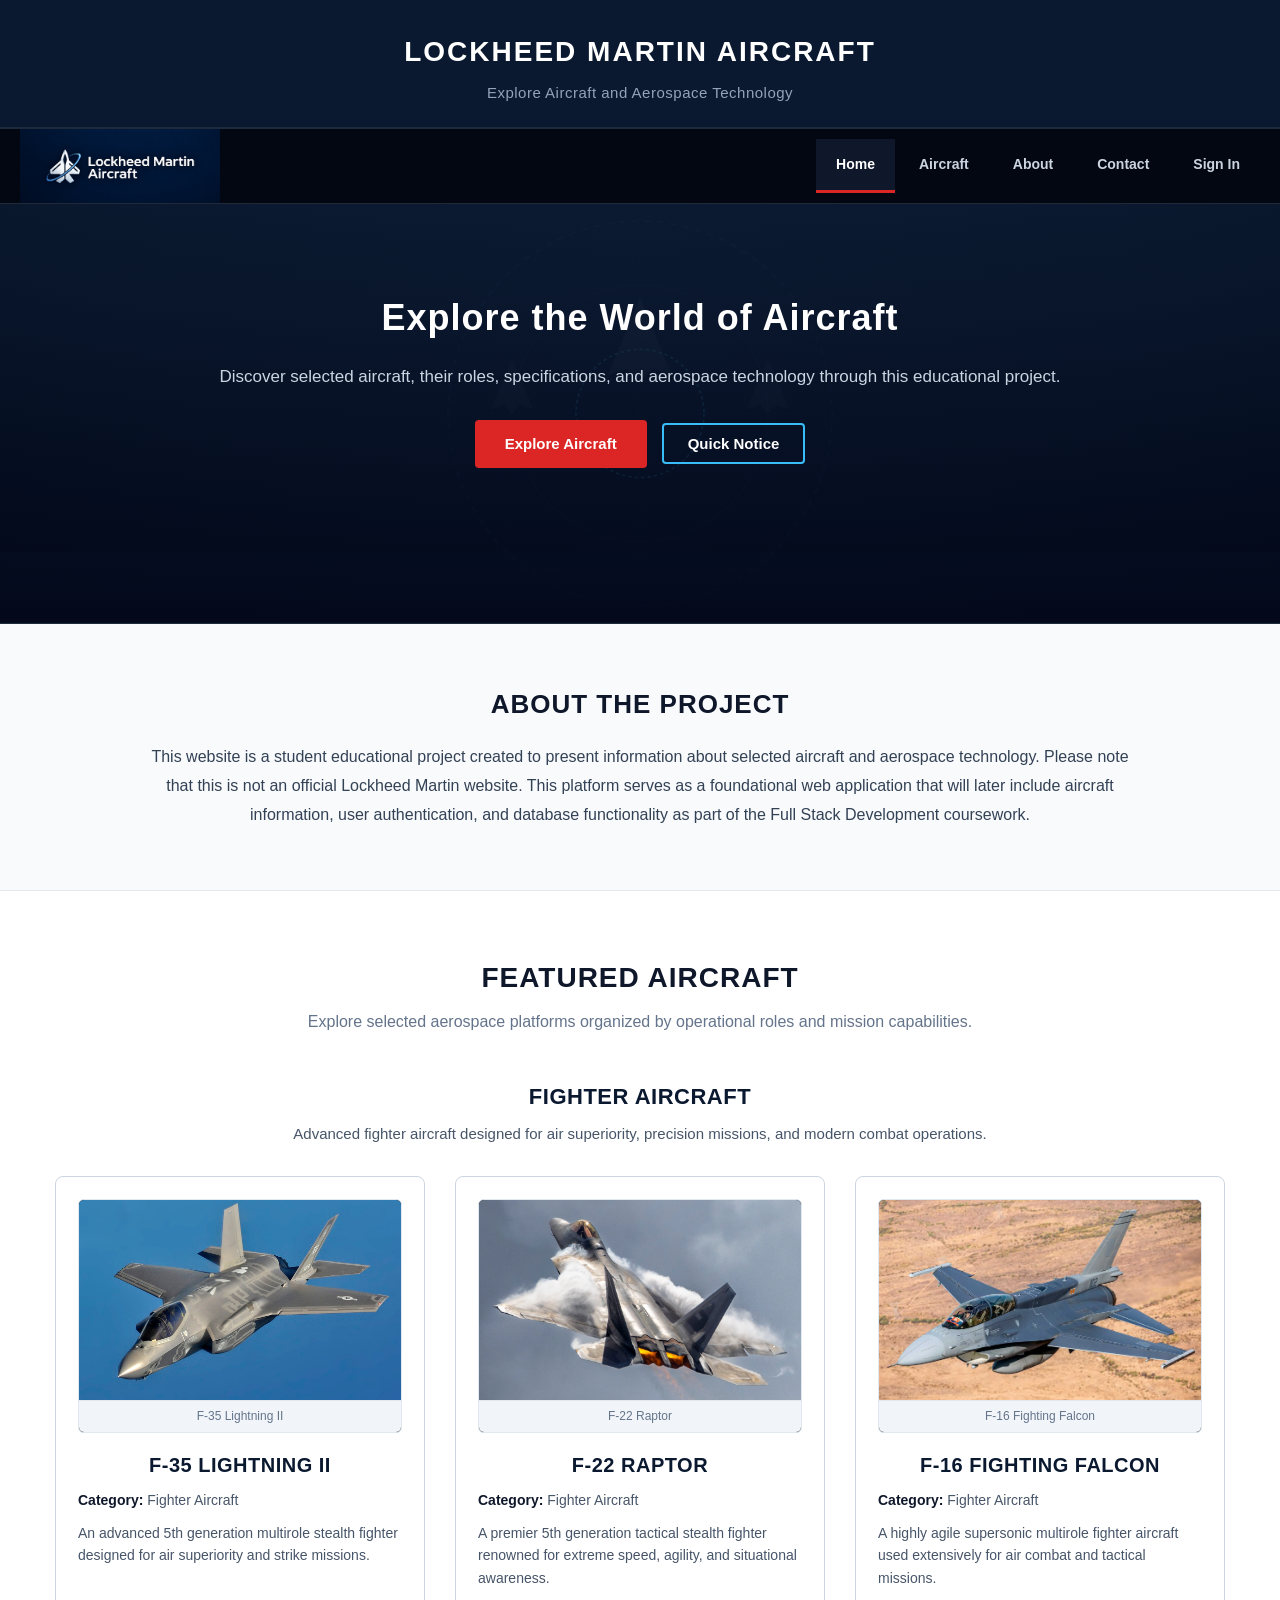
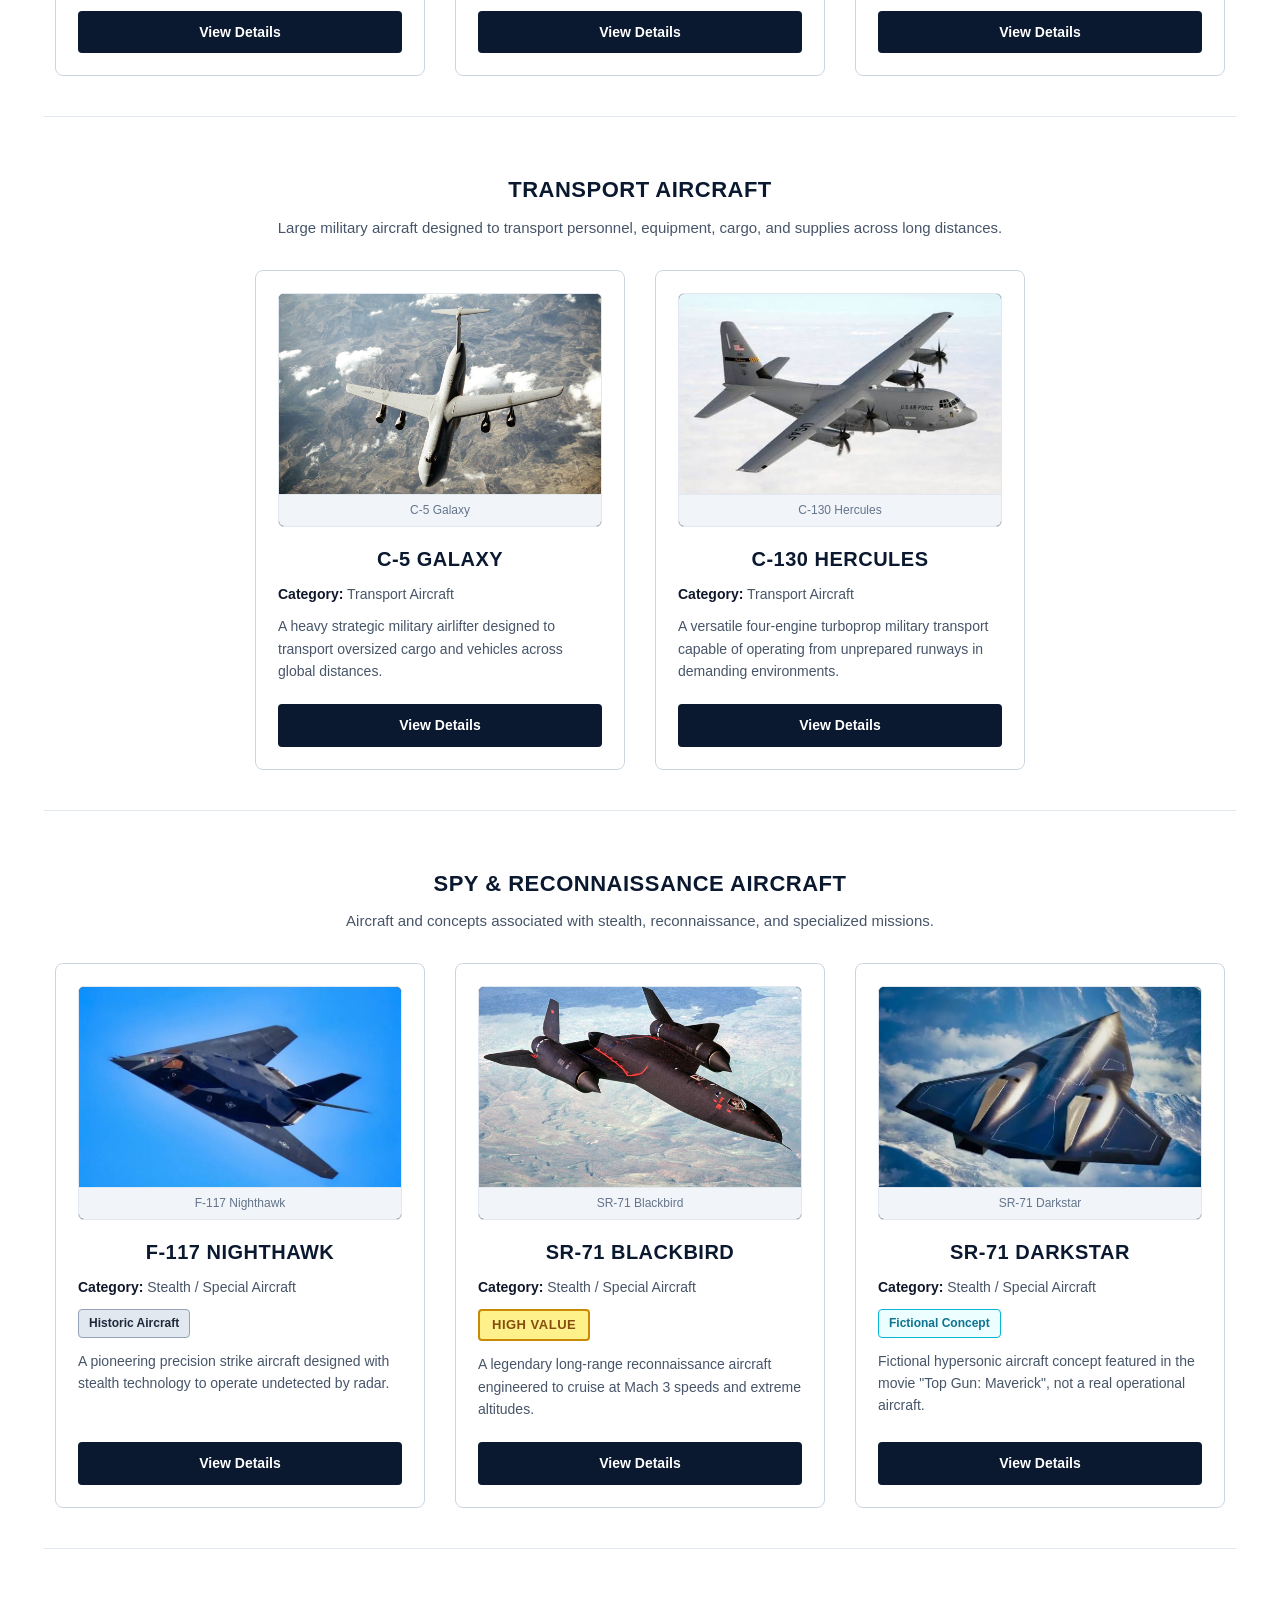
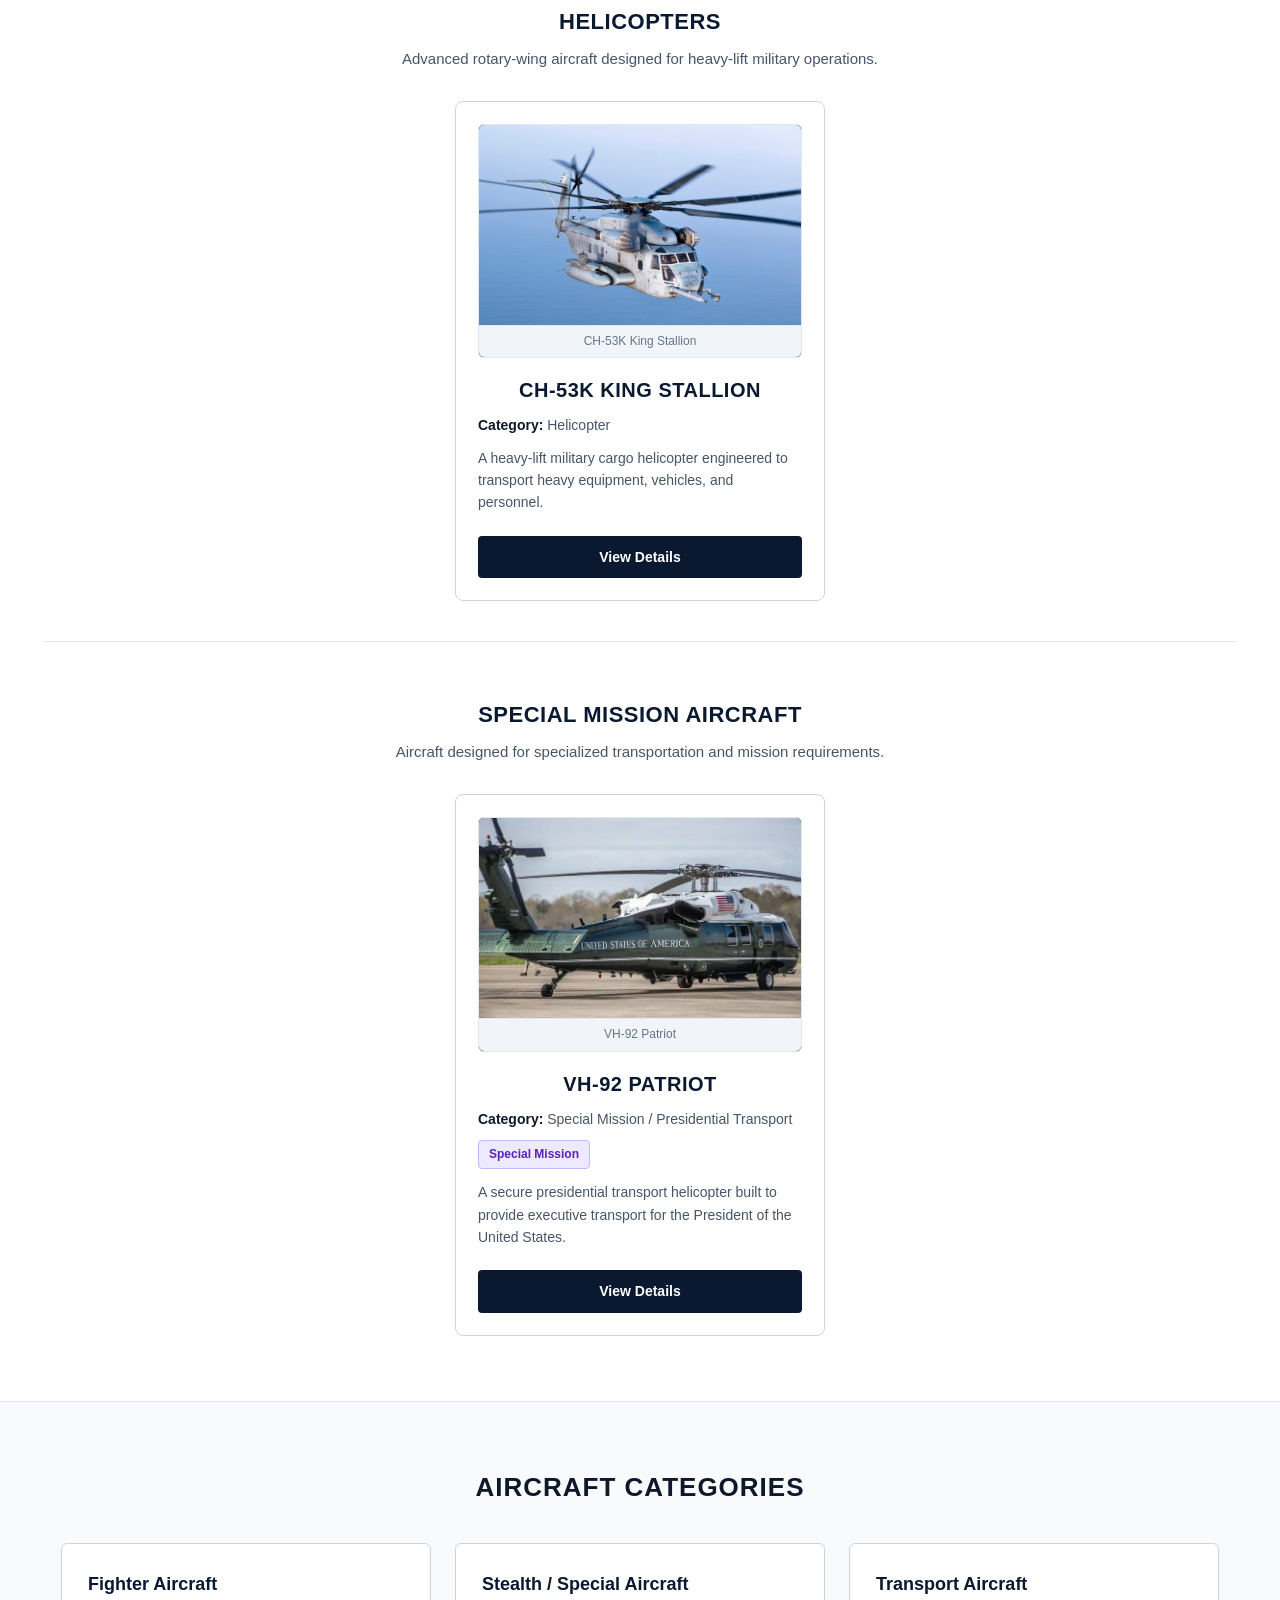
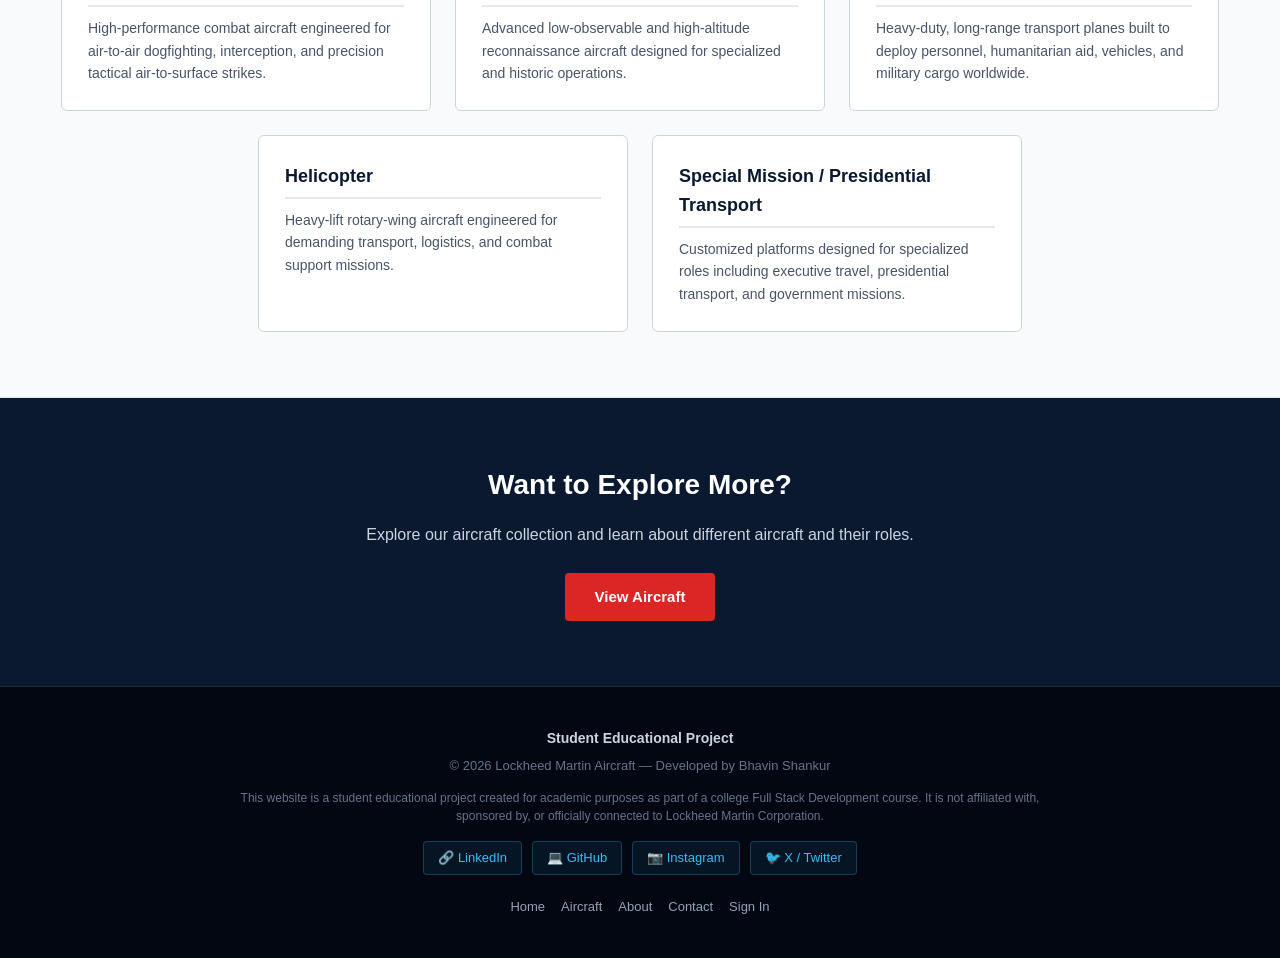
<file: index.html>
<!DOCTYPE html>
<html lang="en">
<head>
    <meta charset="UTF-8">
    <meta name="viewport" content="width=device-width, initial-scale=1.0">
    <title>Lockheed Martin Aircraft | Home</title>
    <meta name="description" content="Explore iconic Lockheed Martin aircraft, engineering innovations, specifications, and aerospace history in this educational student project.">
    <link rel="stylesheet" href="css/style.css">
    <link rel="icon" type="image/png" href="images/favicon.png">
    <link rel="apple-touch-icon" href="images/favicon.png">
</head>
<body>

    <!-- Header Section -->
    <header class="site-header">
        <div class="header-container">
            <h1>LOCKHEED MARTIN AIRCRAFT</h1>
            <p class="header-subtitle">Explore Aircraft and Aerospace Technology</p>
        </div>
    </header>

    <!-- Navigation Bar -->
    <nav class="navbar">
        <div class="navbar-container">
            <a href="index.html" class="site-logo">
                <img src="images/logo.png" alt="Lockheed Martin Aircraft Educational Website">
            </a>
            <ul class="nav-links">
                <li><a href="index.html" class="active">Home</a></li>
                <li><a href="aircraft.html">Aircraft</a></li>
                <li><a href="about.html">About</a></li>
                <li><a href="contact.html">Contact</a></li>
                <li><a href="signin.html">Sign In</a></li>
            </ul>
        </div>
    </nav>

    <!-- Main Content -->
    <main>

        <!-- Hero Section -->
        <section class="hero-section">
            <div class="hero-content">
                <h2>Explore the World of Aircraft</h2>
                <p>Discover selected aircraft, their roles, specifications, and aerospace technology through this educational project.</p>
                <div class="hero-actions">
                    <a href="aircraft.html" class="btn-hero">Explore Aircraft</a>
                    <button type="button" id="exploreNoticeBtn" class="btn-hero-secondary">Quick Notice</button>
                </div>
                <p id="homeNotice" class="home-notice-text"></p>
            </div>
        </section>

        <!-- About the Project Section -->
        <section class="about-section">
            <div class="section-container">
                <h2>About the Project</h2>
                <p>This website is a student educational project created to present information about selected aircraft and aerospace technology. Please note that this is not an official Lockheed Martin website. This platform serves as a foundational web application that will later include aircraft information, user authentication, and database functionality as part of the Full Stack Development coursework.</p>
            </div>
        </section>

        <!-- Featured Aircraft Section -->
        <section class="featured-aircraft" id="featured-aircraft">
            <div class="section-container">
                <h2>FEATURED AIRCRAFT</h2>
                <p class="section-subtitle">Explore selected aerospace platforms organized by operational roles and mission capabilities.</p>

                <!-- Section 1: Fighter Aircraft -->
                <section class="aircraft-category-block" id="fighter-aircraft">
                    <h3>FIGHTER AIRCRAFT</h3>
                    <p class="category-description">Advanced fighter aircraft designed for air superiority, precision missions, and modern combat operations.</p>
                    <div class="aircraft-grid">

                        <!-- Aircraft Card 1: F-35 Lightning II -->
                        <article class="aircraft-card">
                            <figure>
                                <img src="images/F-35 Lightning 2.jpg" alt="F-35 Lightning II stealth multirole fighter">
                                <figcaption>F-35 Lightning II</figcaption>
                            </figure>
                            <h3>F-35 Lightning II</h3>
                            <p class="aircraft-category"><strong>Category:</strong> Fighter Aircraft</p>
                            <p class="aircraft-desc">An advanced 5th generation multirole stealth fighter designed for air superiority and strike missions.</p>
                            <a href="aircraft-details.html?aircraft=f35" class="btn-card">View Details</a>
                        </article>

                        <!-- Aircraft Card 2: F-22 Raptor -->
                        <article class="aircraft-card">
                            <figure>
                                <img src="images/F22 Raptor.webp" alt="F-22 Raptor air superiority stealth fighter">
                                <figcaption>F-22 Raptor</figcaption>
                            </figure>
                            <h3>F-22 Raptor</h3>
                            <p class="aircraft-category"><strong>Category:</strong> Fighter Aircraft</p>
                            <p class="aircraft-desc">A premier 5th generation tactical stealth fighter renowned for extreme speed, agility, and situational awareness.</p>
                            <a href="aircraft-details.html?aircraft=f22" class="btn-card">View Details</a>
                        </article>

                        <!-- Aircraft Card 3: F-16 Fighting Falcon -->
                        <article class="aircraft-card">
                            <figure>
                                <img src="images/F 16 Fighting Falcon 2.webp" alt="F-16 Fighting Falcon supersonic multirole fighter">
                                <figcaption>F-16 Fighting Falcon</figcaption>
                            </figure>
                            <h3>F-16 Fighting Falcon</h3>
                            <p class="aircraft-category"><strong>Category:</strong> Fighter Aircraft</p>
                            <p class="aircraft-desc">A highly agile supersonic multirole fighter aircraft used extensively for air combat and tactical missions.</p>
                            <a href="aircraft-details.html?aircraft=f16" class="btn-card">View Details</a>
                        </article>

                    </div>
                </section>

                <!-- Section 2: Transport Aircraft -->
                <section class="aircraft-category-block" id="transport-aircraft">
                    <h3>TRANSPORT AIRCRAFT</h3>
                    <p class="category-description">Large military aircraft designed to transport personnel, equipment, cargo, and supplies across long distances.</p>
                    <div class="aircraft-grid">

                        <!-- Aircraft Card 4: C-5 Galaxy -->
                        <article class="aircraft-card">
                            <figure>
                                <img src="images/C5 Galaxy.jpg" alt="C-5 Galaxy heavy strategic military airlifter">
                                <figcaption>C-5 Galaxy</figcaption>
                            </figure>
                            <h3>C-5 Galaxy</h3>
                            <p class="aircraft-category"><strong>Category:</strong> Transport Aircraft</p>
                            <p class="aircraft-desc">A heavy strategic military airlifter designed to transport oversized cargo and vehicles across global distances.</p>
                            <a href="aircraft-details.html?aircraft=c5" class="btn-card">View Details</a>
                        </article>

                        <!-- Aircraft Card 5: C-130 Hercules -->
                        <article class="aircraft-card">
                            <figure>
                                <img src="images/C130 Hercules.jpeg" alt="C-130 Hercules tactical military transport aircraft">
                                <figcaption>C-130 Hercules</figcaption>
                            </figure>
                            <h3>C-130 Hercules</h3>
                            <p class="aircraft-category"><strong>Category:</strong> Transport Aircraft</p>
                            <p class="aircraft-desc">A versatile four-engine turboprop military transport capable of operating from unprepared runways in demanding environments.</p>
                            <a href="aircraft-details.html?aircraft=c130" class="btn-card">View Details</a>
                        </article>

                    </div>
                </section>

                <!-- Section 3: Spy & Reconnaissance Aircraft -->
                <section class="aircraft-category-block" id="spy-reconnaissance-aircraft">
                    <h3>SPY &amp; RECONNAISSANCE AIRCRAFT</h3>
                    <p class="category-description">Aircraft and concepts associated with stealth, reconnaissance, and specialized missions.</p>
                    <div class="aircraft-grid">

                        <!-- Aircraft Card 6: F-117 Nighthawk -->
                        <article class="aircraft-card">
                            <figure>
                                <img src="images/F117 Nighthawk.jpeg" alt="F-117 Nighthawk precision attack stealth aircraft">
                                <figcaption>F-117 Nighthawk</figcaption>
                            </figure>
                            <h3>F-117 Nighthawk</h3>
                            <p class="aircraft-category"><strong>Category:</strong> Stealth / Special Aircraft</p>
                            <p class="special-label label-historic">Historic Aircraft</p>
                            <p class="aircraft-desc">A pioneering precision strike aircraft designed with stealth technology to operate undetected by radar.</p>
                            <a href="aircraft-details.html?aircraft=f117" class="btn-card">View Details</a>
                        </article>

                        <!-- Aircraft Card 7: SR-71 Blackbird -->
                        <article class="aircraft-card">
                            <figure>
                                <img src="images/SR 71 BlackBird.avif" alt="SR-71 Blackbird high-altitude Mach 3 reconnaissance aircraft">
                                <figcaption>SR-71 Blackbird</figcaption>
                            </figure>
                            <h3>SR-71 Blackbird</h3>
                            <p class="aircraft-category"><strong>Category:</strong> Stealth / Special Aircraft</p>
                            <p class="special-label label-high-value">High Value</p>
                            <p class="aircraft-desc">A legendary long-range reconnaissance aircraft engineered to cruise at Mach 3 speeds and extreme altitudes.</p>
                            <a href="aircraft-details.html?aircraft=sr71" class="btn-card">View Details</a>
                        </article>

                        <!-- Aircraft Card 8: SR-71 Darkstar -->
                        <article class="aircraft-card">
                            <figure>
                                <img src="images/SR 72 Darkstar.jpeg" alt="SR-71 Darkstar fictional hypersonic concept aircraft">
                                <figcaption>SR-71 Darkstar</figcaption>
                            </figure>
                            <h3>SR-71 Darkstar</h3>
                            <p class="aircraft-category"><strong>Category:</strong> Stealth / Special Aircraft</p>
                            <p class="special-label label-fictional">Fictional Concept</p>
                            <p class="aircraft-desc">Fictional hypersonic aircraft concept featured in the movie "Top Gun: Maverick", not a real operational aircraft.</p>
                            <a href="aircraft-details.html?aircraft=darkstar" class="btn-card">View Details</a>
                        </article>

                    </div>
                </section>

                <!-- Section 4: Helicopters -->
                <section class="aircraft-category-block" id="helicopters">
                    <h3>HELICOPTERS</h3>
                    <p class="category-description">Advanced rotary-wing aircraft designed for heavy-lift military operations.</p>
                    <div class="aircraft-grid">

                        <!-- Aircraft Card 9: CH-53K King Stallion -->
                        <article class="aircraft-card">
                            <figure>
                                <img src="images/CH 53K.jpg" alt="CH-53K King Stallion heavy-lift transport helicopter">
                                <figcaption>CH-53K King Stallion</figcaption>
                            </figure>
                            <h3>CH-53K King Stallion</h3>
                            <p class="aircraft-category"><strong>Category:</strong> Helicopter</p>
                            <p class="aircraft-desc">A heavy-lift military cargo helicopter engineered to transport heavy equipment, vehicles, and personnel.</p>
                            <a href="aircraft-details.html?aircraft=ch53k" class="btn-card">View Details</a>
                        </article>

                    </div>
                </section>

                <!-- Section 5: Special Mission Aircraft -->
                <section class="aircraft-category-block" id="special-mission-aircraft">
                    <h3>SPECIAL MISSION AIRCRAFT</h3>
                    <p class="category-description">Aircraft designed for specialized transportation and mission requirements.</p>
                    <div class="aircraft-grid">

                        <!-- Aircraft Card 10: VH-92 Patriot -->
                        <article class="aircraft-card">
                            <figure>
                                <img src="images/VH 92.jpeg" alt="VH-92 Patriot presidential transport executive helicopter">
                                <figcaption>VH-92 Patriot</figcaption>
                            </figure>
                            <h3>VH-92 Patriot</h3>
                            <p class="aircraft-category"><strong>Category:</strong> Special Mission / Presidential Transport</p>
                            <p class="special-label label-special-mission">Special Mission</p>
                            <p class="aircraft-desc">A secure presidential transport helicopter built to provide executive transport for the President of the United States.</p>
                            <a href="aircraft-details.html?aircraft=vh92" class="btn-card">View Details</a>
                        </article>

                    </div>
                </section>

            </div>
        </section>

        <!-- Aircraft Categories Section -->
        <section class="categories-section">
            <div class="section-container">
                <h2>Aircraft Categories</h2>
                <ul class="category-list">
                    <li class="category-item">
                        <h3>Fighter Aircraft</h3>
                        <p>High-performance combat aircraft engineered for air-to-air dogfighting, interception, and precision tactical air-to-surface strikes.</p>
                    </li>
                    <li class="category-item">
                        <h3>Stealth / Special Aircraft</h3>
                        <p>Advanced low-observable and high-altitude reconnaissance aircraft designed for specialized and historic operations.</p>
                    </li>
                    <li class="category-item">
                        <h3>Transport Aircraft</h3>
                        <p>Heavy-duty, long-range transport planes built to deploy personnel, humanitarian aid, vehicles, and military cargo worldwide.</p>
                    </li>
                    <li class="category-item">
                        <h3>Helicopter</h3>
                        <p>Heavy-lift rotary-wing aircraft engineered for demanding transport, logistics, and combat support missions.</p>
                    </li>
                    <li class="category-item">
                        <h3>Special Mission / Presidential Transport</h3>
                        <p>Customized platforms designed for specialized roles including executive travel, presidential transport, and government missions.</p>
                    </li>
                </ul>
            </div>
        </section>

        <!-- Call to Action Section -->
        <section class="cta-section">
            <div class="cta-content">
                <h2>Want to Explore More?</h2>
                <p>Explore our aircraft collection and learn about different aircraft and their roles.</p>
                <a href="aircraft.html" class="btn-cta">View Aircraft</a>
            </div>
        </section>

    </main>

    <!-- Footer Section -->
    <footer class="site-footer">
        <div class="footer-container">
            <p class="footer-note">Student Educational Project</p>
            <p class="footer-copy">&copy; 2026 Lockheed Martin Aircraft &mdash; Developed by Bhavin Shankur</p>
            <p class="footer-disclaimer">This website is a student educational project created for academic purposes as part of a college Full Stack Development course. It is not affiliated with, sponsored by, or officially connected to Lockheed Martin Corporation.</p>
            <div class="footer-social-links">
                <a href="https://www.linkedin.com/in/bhavin-shankur-8421a0371" target="_blank" rel="noopener noreferrer">&#x1F517; LinkedIn</a>
                <a href="https://github.com/exobhavinss-sketch" target="_blank" rel="noopener noreferrer">&#x1F4BB; GitHub</a>
                <a href="https://www.instagram.com/bhavinnh/" target="_blank" rel="noopener noreferrer">&#x1F4F7; Instagram</a>
                <a href="https://x.com/BhavinShankur" target="_blank" rel="noopener noreferrer">&#x1F426; X / Twitter</a>
            </div>
            <nav class="footer-nav">
                <a href="index.html">Home</a>
                <a href="aircraft.html">Aircraft</a>
                <a href="about.html">About</a>
                <a href="contact.html">Contact</a>
                <a href="signin.html">Sign In</a>
            </nav>
        </div>
    </footer>

    <!-- JavaScript File -->
    <script src="js/script.js"></script>

</body>
</html>
</file>
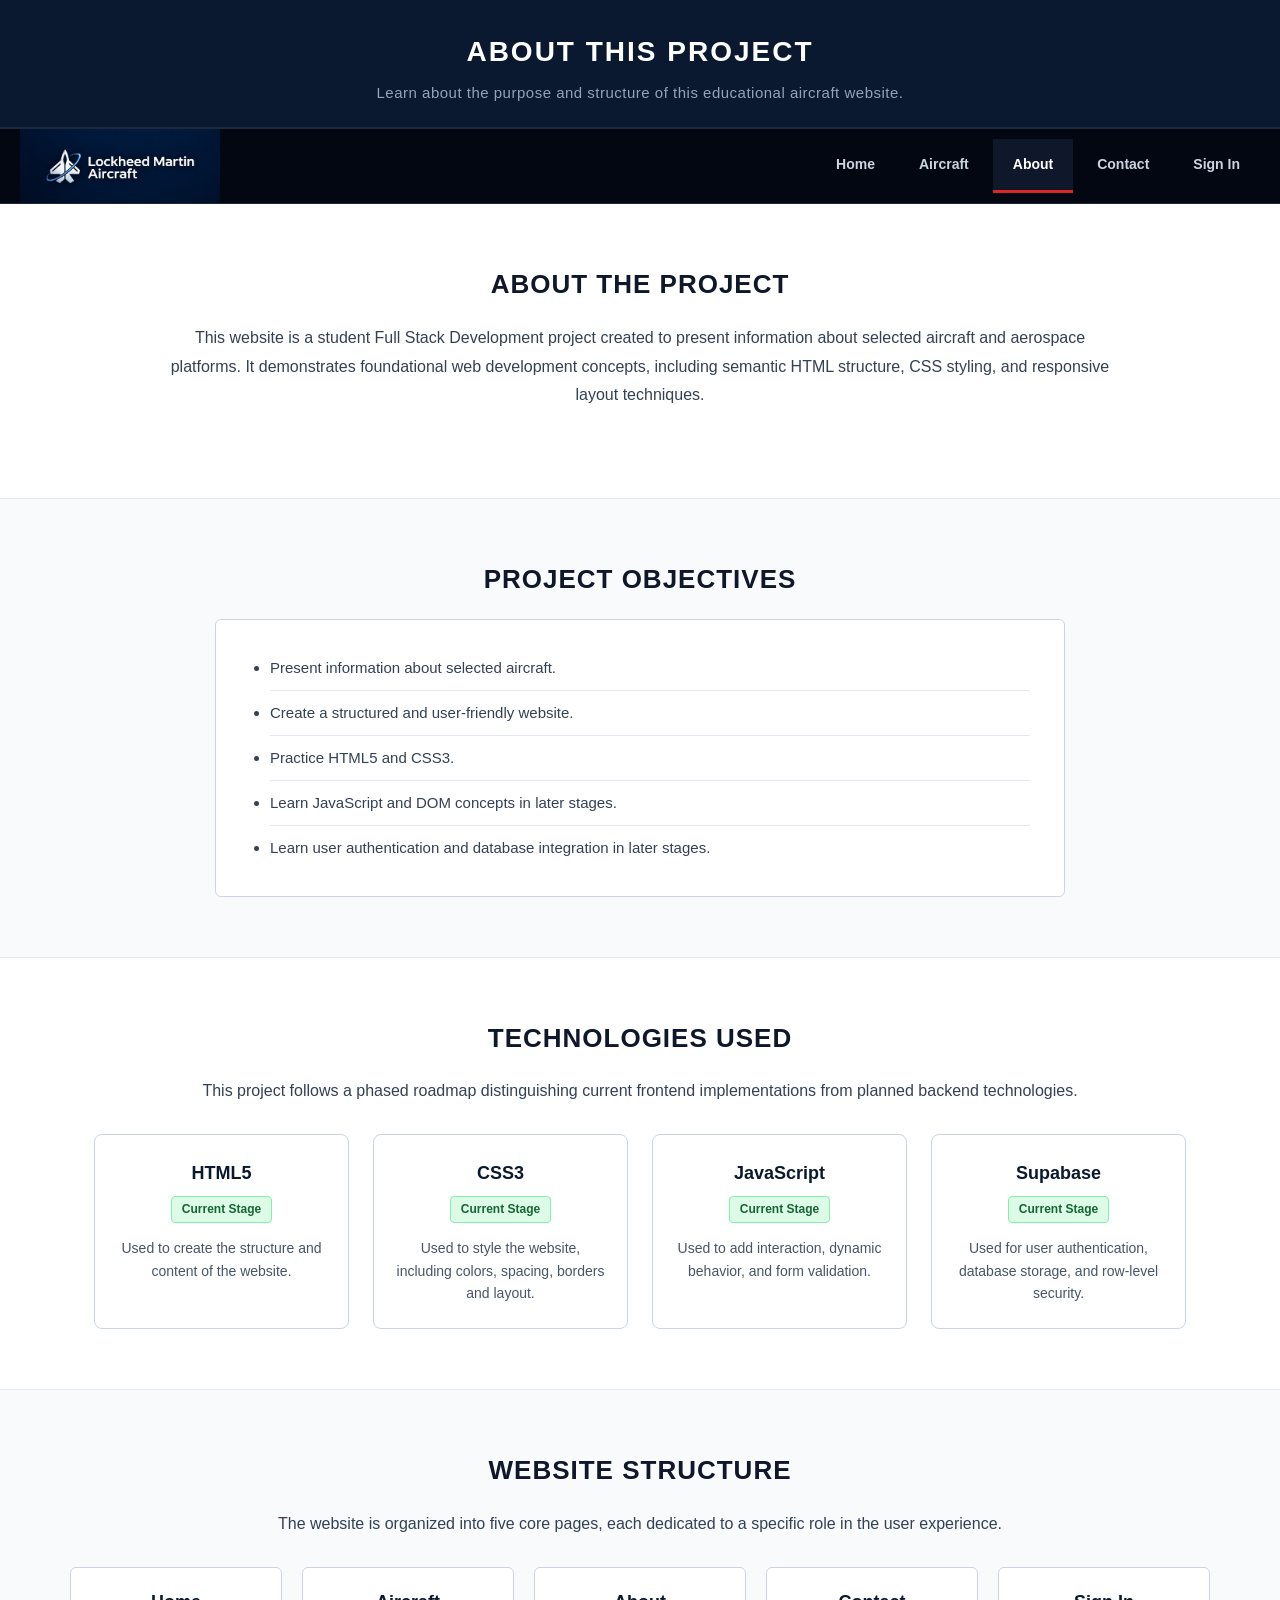
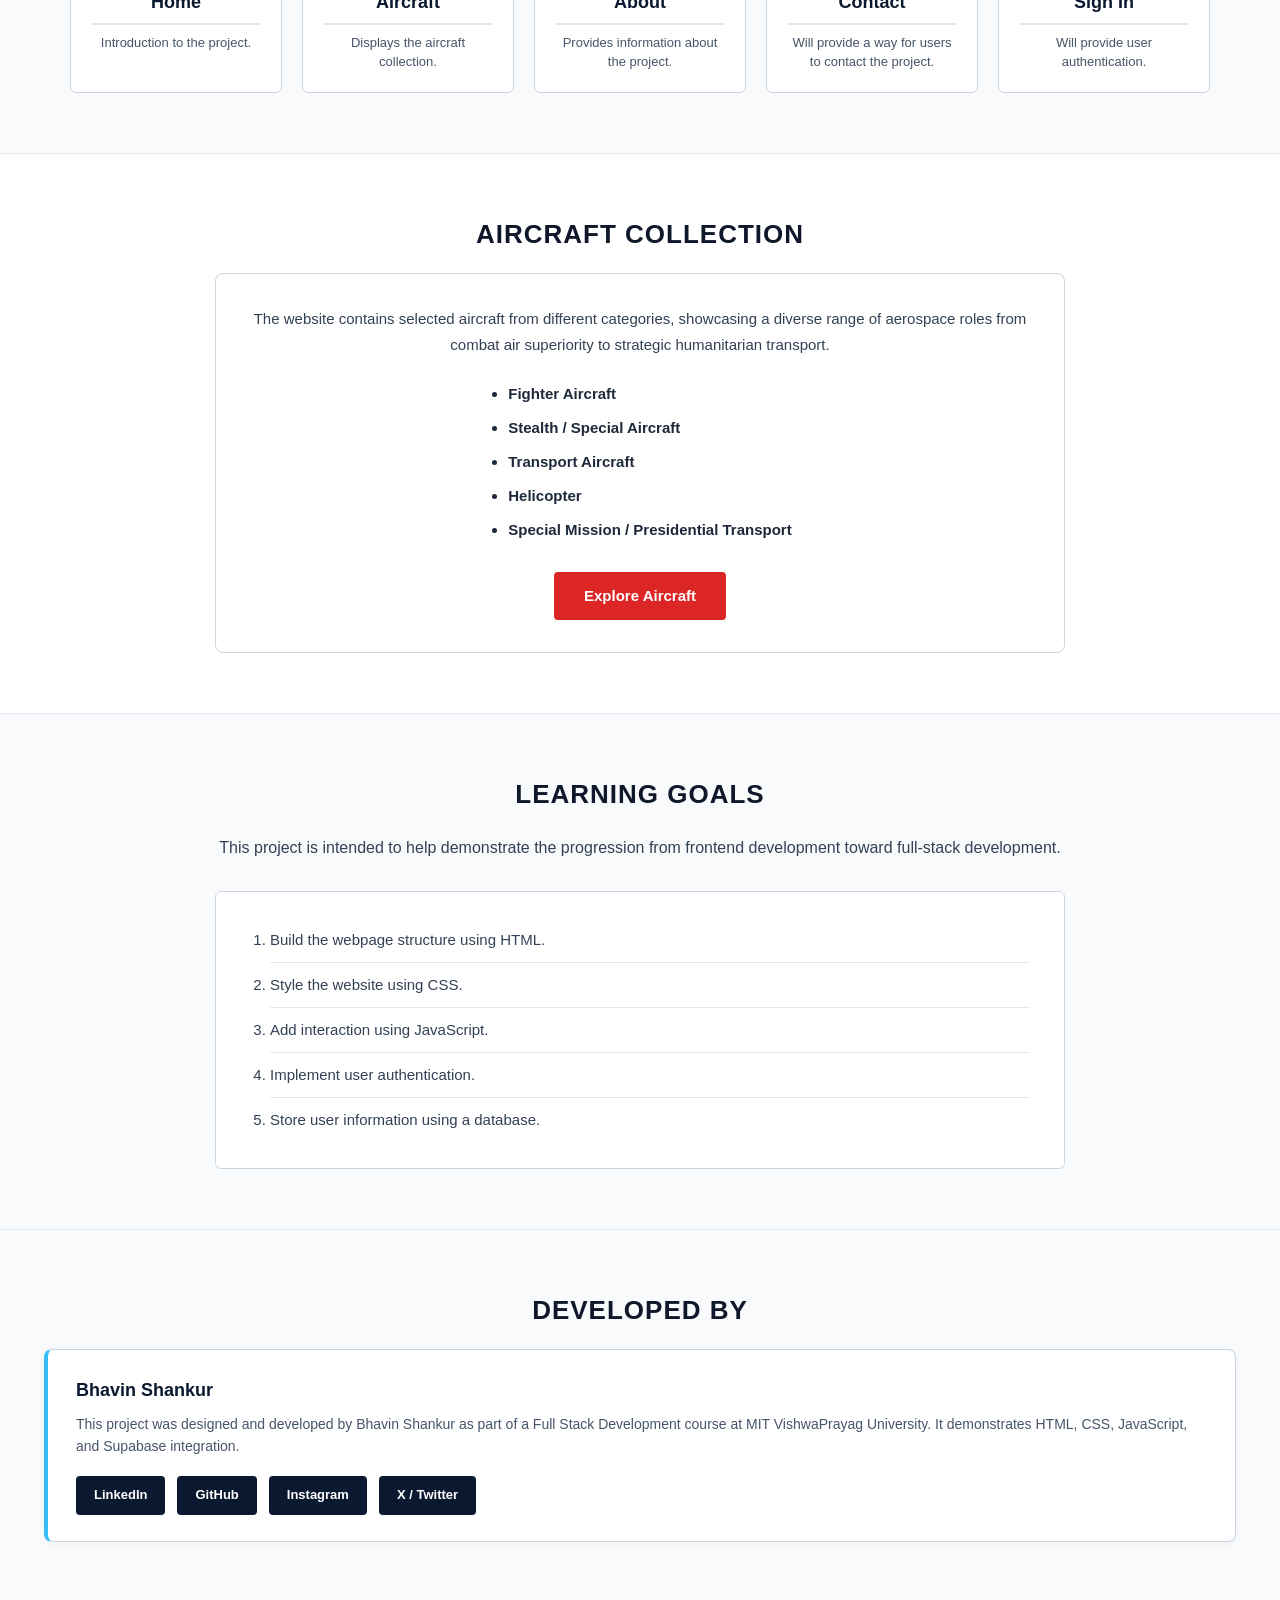
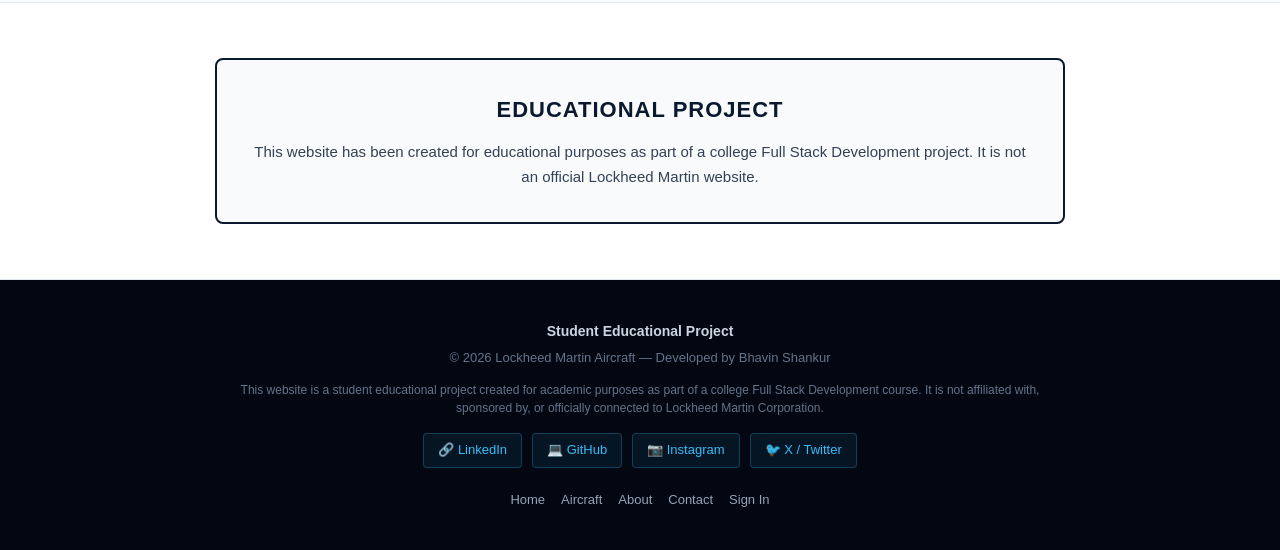
<file: about.html>
<!DOCTYPE html>
<html lang="en">
<head>
    <meta charset="UTF-8">
    <meta name="viewport" content="width=device-width, initial-scale=1.0">
    <title>About the Project | Lockheed Martin Aircraft</title>
    <meta name="description" content="Learn about the educational objectives, curriculum, and technology stack behind this Lockheed Martin student project.">
    <link rel="stylesheet" href="css/style.css">
    <link rel="icon" type="image/png" href="images/favicon.png">
    <link rel="apple-touch-icon" href="images/favicon.png">
</head>
<body>

    <!-- Header Section -->
    <header class="site-header">
        <div class="header-container">
            <h1>About This Project</h1>
            <p class="header-subtitle">Learn about the purpose and structure of this educational aircraft website.</p>
        </div>
    </header>

    <!-- Navigation Bar -->
    <nav class="navbar">
        <div class="navbar-container">
            <a href="index.html" class="site-logo">
                <img src="images/logo.png" alt="Lockheed Martin Aircraft Educational Website">
            </a>
            <ul class="nav-links">
                <li><a href="index.html">Home</a></li>
                <li><a href="aircraft.html">Aircraft</a></li>
                <li><a href="about.html" class="active">About</a></li>
                <li><a href="contact.html">Contact</a></li>
                <li><a href="signin.html">Sign In</a></li>
            </ul>
        </div>
    </nav>

    <!-- Main Content -->
    <main>

        <!-- Section 1: About the Project -->
        <section class="about-page-section" id="about-project">
            <div class="section-container">
                <h2>About the Project</h2>
                <p class="about-page-intro">This website is a student Full Stack Development project created to present information about selected aircraft and aerospace platforms. It demonstrates foundational web development concepts, including semantic HTML structure, CSS styling, and responsive layout techniques.</p>
            </div>
        </section>

        <!-- Section 2: Project Objectives -->
        <section class="about-page-section bg-alt" id="project-objectives">
            <div class="section-container">
                <h2>Project Objectives</h2>
                <ul class="styled-list-container">
                    <li>Present information about selected aircraft.</li>
                    <li>Create a structured and user-friendly website.</li>
                    <li>Practice HTML5 and CSS3.</li>
                    <li>Learn JavaScript and DOM concepts in later stages.</li>
                    <li>Learn user authentication and database integration in later stages.</li>
                </ul>
            </div>
        </section>

        <!-- Section 3: Technologies Used -->
        <section class="about-page-section" id="technologies-used">
            <div class="section-container">
                <h2>Technologies Used</h2>
                <p class="about-page-intro">This project follows a phased roadmap distinguishing current frontend implementations from planned backend technologies.</p>
                <div class="tech-grid">
                    <article class="tech-card">
                        <h3>HTML5</h3>
                        <span class="status-badge status-current">Current Stage</span>
                        <p>Used to create the structure and content of the website.</p>
                    </article>
                    <article class="tech-card">
                        <h3>CSS3</h3>
                        <span class="status-badge status-current">Current Stage</span>
                        <p>Used to style the website, including colors, spacing, borders and layout.</p>
                    </article>
                    <article class="tech-card">
                        <h3>JavaScript</h3>
                        <span class="status-badge status-current">Current Stage</span>
                        <p>Used to add interaction, dynamic behavior, and form validation.</p>
                    </article>
                    <article class="tech-card">
                        <h3>Supabase</h3>
                        <span class="status-badge status-current">Current Stage</span>
                        <p>Used for user authentication, database storage, and row-level security.</p>
                    </article>
                </div>
            </div>
        </section>

        <!-- Section 4: Website Structure -->
        <section class="about-page-section bg-alt" id="website-structure">
            <div class="section-container">
                <h2>Website Structure</h2>
                <p class="about-page-intro">The website is organized into five core pages, each dedicated to a specific role in the user experience.</p>
                <ul class="structure-grid">
                    <li class="structure-card">
                        <h3>Home</h3>
                        <p>Introduction to the project.</p>
                    </li>
                    <li class="structure-card">
                        <h3>Aircraft</h3>
                        <p>Displays the aircraft collection.</p>
                    </li>
                    <li class="structure-card">
                        <h3>About</h3>
                        <p>Provides information about the project.</p>
                    </li>
                    <li class="structure-card">
                        <h3>Contact</h3>
                        <p>Will provide a way for users to contact the project.</p>
                    </li>
                    <li class="structure-card">
                        <h3>Sign In</h3>
                        <p>Will provide user authentication.</p>
                    </li>
                </ul>
            </div>
        </section>

        <!-- Section 5: Aircraft Collection -->
        <section class="about-page-section" id="aircraft-collection">
            <div class="section-container">
                <h2>Aircraft Collection</h2>
                <div class="collection-summary-card">
                    <p>The website contains selected aircraft from different categories, showcasing a diverse range of aerospace roles from combat air superiority to strategic humanitarian transport.</p>
                    <ul class="collection-category-list">
                        <li>Fighter Aircraft</li>
                        <li>Stealth / Special Aircraft</li>
                        <li>Transport Aircraft</li>
                        <li>Helicopter</li>
                        <li>Special Mission / Presidential Transport</li>
                    </ul>
                    <div>
                        <a href="aircraft.html" class="btn-hero">Explore Aircraft</a>
                    </div>
                </div>
            </div>
        </section>

        <!-- Section 6: Learning Goals -->
        <section class="about-page-section bg-alt" id="learning-goals">
            <div class="section-container">
                <h2>Learning Goals</h2>
                <p class="about-page-intro">This project is intended to help demonstrate the progression from frontend development toward full-stack development.</p>
                <ol class="styled-list-container">
                    <li>Build the webpage structure using HTML.</li>
                    <li>Style the website using CSS.</li>
                    <li>Add interaction using JavaScript.</li>
                    <li>Implement user authentication.</li>
                    <li>Store user information using a database.</li>
                </ol>
            </div>
        </section>

        <!-- Section 7: Developer Credit -->
        <section class="about-page-section bg-alt" id="developer-credit">
            <div class="section-container">
                <h2>Developed By</h2>
                <div class="developer-credit-card">
                    <p class="developer-intro"><strong>Bhavin Shankur</strong></p>
                    <p class="developer-desc">This project was designed and developed by Bhavin Shankur as part of a Full Stack Development course at MIT VishwaPrayag University. It demonstrates HTML, CSS, JavaScript, and Supabase integration.</p>
                    <div class="developer-links">
                        <a href="https://www.linkedin.com/in/bhavin-shankur-8421a0371" target="_blank" rel="noopener noreferrer" class="btn-card">LinkedIn</a>
                        <a href="https://github.com/exobhavinss-sketch" target="_blank" rel="noopener noreferrer" class="btn-card">GitHub</a>
                        <a href="https://www.instagram.com/bhavinnh/" target="_blank" rel="noopener noreferrer" class="btn-card">Instagram</a>
                        <a href="https://x.com/BhavinShankur" target="_blank" rel="noopener noreferrer" class="btn-card">X / Twitter</a>
                    </div>
                </div>
            </div>
        </section>

        <!-- Section 8: Educational Notice -->
        <section class="educational-notice-section" id="educational-notice">
            <div class="section-container">
                <div class="notice-box">
                    <h2>Educational Project</h2>
                    <p>This website has been created for educational purposes as part of a college Full Stack Development project. It is not an official Lockheed Martin website.</p>
                </div>
            </div>
        </section>

    </main>

    <!-- Footer Section -->
    <footer class="site-footer">
        <div class="footer-container">
            <p class="footer-note">Student Educational Project</p>
            <p class="footer-copy">&copy; 2026 Lockheed Martin Aircraft &mdash; Developed by Bhavin Shankur</p>
            <p class="footer-disclaimer">This website is a student educational project created for academic purposes as part of a college Full Stack Development course. It is not affiliated with, sponsored by, or officially connected to Lockheed Martin Corporation.</p>
            <div class="footer-social-links">
                <a href="https://www.linkedin.com/in/bhavin-shankur-8421a0371" target="_blank" rel="noopener noreferrer">&#x1F517; LinkedIn</a>
                <a href="https://github.com/exobhavinss-sketch" target="_blank" rel="noopener noreferrer">&#x1F4BB; GitHub</a>
                <a href="https://www.instagram.com/bhavinnh/" target="_blank" rel="noopener noreferrer">&#x1F4F7; Instagram</a>
                <a href="https://x.com/BhavinShankur" target="_blank" rel="noopener noreferrer">&#x1F426; X / Twitter</a>
            </div>
            <nav class="footer-nav">
                <a href="index.html">Home</a>
                <a href="aircraft.html">Aircraft</a>
                <a href="about.html">About</a>
                <a href="contact.html">Contact</a>
                <a href="signin.html">Sign In</a>
            </nav>
        </div>
    </footer>

</body>
</html>
</file>
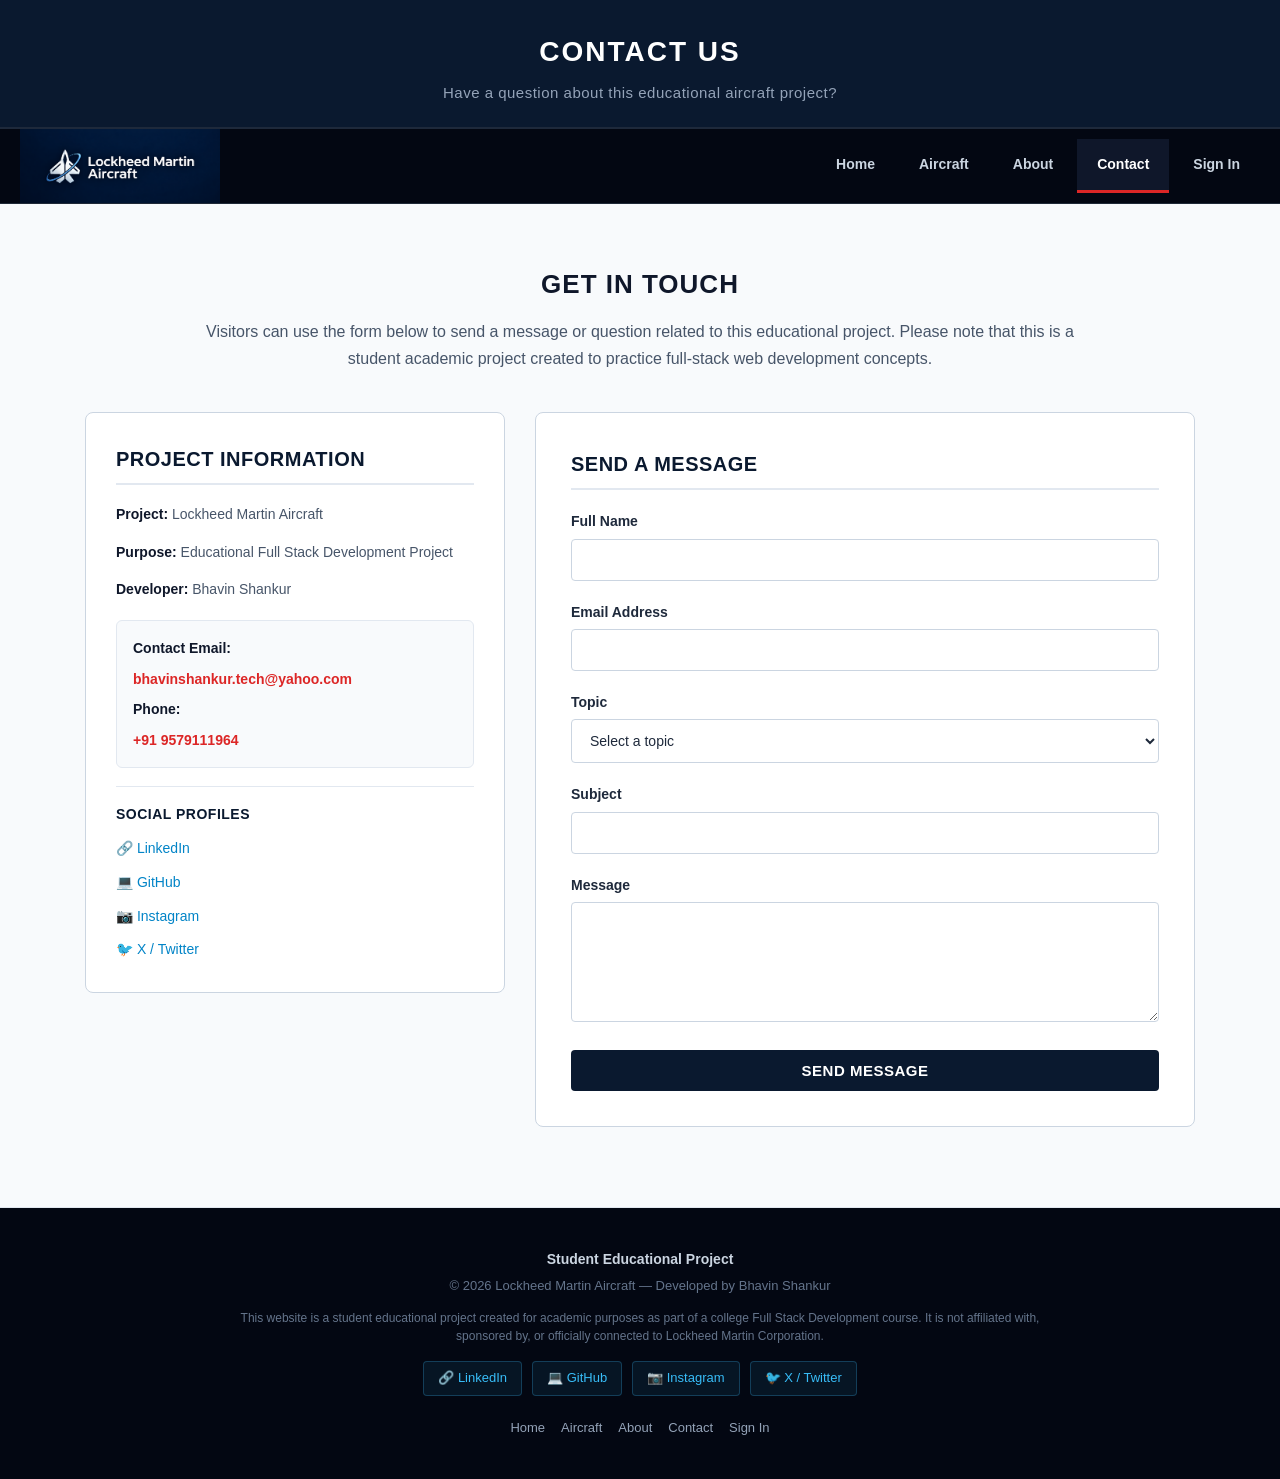
<file: contact.html>
<!DOCTYPE html>
<html lang="en">
<head>
    <meta charset="UTF-8">
    <meta name="viewport" content="width=device-width, initial-scale=1.0">
    <title>Contact | Lockheed Martin Aircraft</title>
    <meta name="description" content="Get in touch with the Lockheed Martin student project team for inquiries, feedback, and educational discussions.">
    <link rel="stylesheet" href="css/style.css">
    <link rel="icon" type="image/png" href="images/favicon.png">
    <link rel="apple-touch-icon" href="images/favicon.png">
</head>
<body>

    <!-- Header Section -->
    <header class="site-header">
        <div class="header-container">
            <h1>Contact Us</h1>
            <p class="header-subtitle">Have a question about this educational aircraft project?</p>
        </div>
    </header>

    <!-- Navigation Bar -->
    <nav class="navbar">
        <div class="navbar-container">
            <a href="index.html" class="site-logo">
                <img src="images/logo.png" alt="Lockheed Martin Aircraft Educational Website">
            </a>
            <ul class="nav-links">
                <li><a href="index.html">Home</a></li>
                <li><a href="aircraft.html">Aircraft</a></li>
                <li><a href="about.html">About</a></li>
                <li><a href="contact.html" class="active">Contact</a></li>
                <li><a href="signin.html">Sign In</a></li>
            </ul>
        </div>
    </nav>

    <!-- Main Content -->
    <main>

        <!-- Contact Section -->
        <section class="contact-section">
            <div class="section-container">

                <!-- Contact Introduction -->
                <div class="contact-intro">
                    <h2>Get In Touch</h2>
                    <p>Visitors can use the form below to send a message or question related to this educational project. Please note that this is a student academic project created to practice full-stack web development concepts.</p>
                </div>

                <!-- Two-Column Contact Layout -->
                <div class="contact-layout">

                    <!-- Left Column: Project Information -->
                    <article class="contact-info-card">
                        <h2>Project Information</h2>
                        <p><strong>Project:</strong> Lockheed Martin Aircraft</p>
                        <p><strong>Purpose:</strong> Educational Full Stack Development Project</p>
                        <p><strong>Developer:</strong> Bhavin Shankur</p>
                        <address class="contact-address">
                            <p><strong>Contact Email:</strong></p>
                            <p><a href="mailto:bhavinshankur.tech@yahoo.com">bhavinshankur.tech@yahoo.com</a></p>
                            <p><strong>Phone:</strong></p>
                            <p><a href="tel:+919579111964">+91 9579111964</a></p>
                        </address>
                        <div class="contact-social-box">
                            <h3>Social Profiles</h3>
                            <ul class="contact-social-list">
                                <li><a href="https://www.linkedin.com/in/bhavin-shankur-8421a0371" target="_blank" rel="noopener noreferrer">&#x1F517; LinkedIn</a></li>
                                <li><a href="https://github.com/exobhavinss-sketch" target="_blank" rel="noopener noreferrer">&#x1F4BB; GitHub</a></li>
                                <li><a href="https://www.instagram.com/bhavinnh/" target="_blank" rel="noopener noreferrer">&#x1F4F7; Instagram</a></li>
                                <li><a href="https://x.com/BhavinShankur" target="_blank" rel="noopener noreferrer">&#x1F426; X / Twitter</a></li>
                            </ul>
                        </div>
                    </article>

                    <!-- Right Column: Contact Form -->
                    <article class="contact-form-card">
                        <h2>Send a Message</h2>
                        <form id="contactForm" action="#" method="post">

                            <!-- Error / Success Message Container -->
                            <div id="contactMessage"></div>

                            <div class="form-group">
                                <label for="name">Full Name</label>
                                <input type="text" id="name" name="name" required>
                            </div>

                            <div class="form-group">
                                <label for="email">Email Address</label>
                                <input type="email" id="email" name="email" required>
                            </div>

                            <div class="form-group">
                                <label for="topic">Topic</label>
                                <select id="topic" name="topic">
                                    <option value="">Select a topic</option>
                                    <option value="aircraft">Aircraft Information</option>
                                    <option value="project">Project Information</option>
                                    <option value="other">Other</option>
                                </select>
                            </div>

                            <div class="form-group">
                                <label for="subject">Subject</label>
                                <input type="text" id="subject" name="subject" required>
                            </div>

                            <div class="form-group">
                                <label for="message">Message</label>
                                <textarea id="message" name="message" rows="5" required></textarea>
                            </div>

                            <button type="submit" class="btn-submit">Send Message</button>

                        </form>
                    </article>

                </div>

            </div>
        </section>

    </main>

    <!-- Footer Section -->
    <footer class="site-footer">
        <div class="footer-container">
            <p class="footer-note">Student Educational Project</p>
            <p class="footer-copy">&copy; 2026 Lockheed Martin Aircraft &mdash; Developed by Bhavin Shankur</p>
            <p class="footer-disclaimer">This website is a student educational project created for academic purposes as part of a college Full Stack Development course. It is not affiliated with, sponsored by, or officially connected to Lockheed Martin Corporation.</p>
            <div class="footer-social-links">
                <a href="https://www.linkedin.com/in/bhavin-shankur-8421a0371" target="_blank" rel="noopener noreferrer">&#x1F517; LinkedIn</a>
                <a href="https://github.com/exobhavinss-sketch" target="_blank" rel="noopener noreferrer">&#x1F4BB; GitHub</a>
                <a href="https://www.instagram.com/bhavinnh/" target="_blank" rel="noopener noreferrer">&#x1F4F7; Instagram</a>
                <a href="https://x.com/BhavinShankur" target="_blank" rel="noopener noreferrer">&#x1F426; X / Twitter</a>
            </div>
            <nav class="footer-nav">
                <a href="index.html">Home</a>
                <a href="aircraft.html">Aircraft</a>
                <a href="about.html">About</a>
                <a href="contact.html">Contact</a>
                <a href="signin.html">Sign In</a>
            </nav>
        </div>
    </footer>

    <!-- JavaScript File -->
    <script src="js/script.js"></script>

</body>
</html>
</file>
<file: css/style.css>
/* ==========================================================================
   Lockheed Martin Aircraft - Educational Project Stylesheet
   Subject: Full Stack Development - 1 (Semester 3)
   Tech Stack: Pure Semantic CSS3 (No Frameworks, No JavaScript)
   ========================================================================== */

/* ==========================================================================
   1. CSS Reset & Base Styles
   ========================================================================== */
* {
    margin: 0;
    padding: 0;
    box-sizing: border-box;
}

html {
    scroll-behavior: smooth;
}

body {
    font-family: Arial, Helvetica, sans-serif;
    line-height: 1.6;
    color: #334155;
    background-color: #ffffff;
    min-height: 100vh;
    display: flex;
    flex-direction: column;
}

main {
    flex: 1;
    display: flex;
    flex-direction: column;
}

img {
    max-width: 100%;
    height: auto;
}

/* Accessibility focus outline for keyboard navigation */
a:focus-visible {
    outline: 2px solid #38bdf8;
    outline-offset: 2px;
}

/* Common container utility for standard width sections */
.section-container {
    max-width: 1240px;
    margin: 0 auto;
    padding: 0 24px;
}

/* ==========================================================================
   2. Header Section
   ========================================================================== */
.site-header {
    background-color: #0a192f;
    color: #ffffff;
    text-align: center;
    padding: 30px 20px 22px 20px;
    border-bottom: 2px solid #1e293b;
}

.header-container {
    max-width: 1240px;
    margin: 0 auto;
}

.site-header h1 {
    font-size: 28px;
    letter-spacing: 2px;
    color: #ffffff;
    margin-bottom: 6px;
    text-transform: uppercase;
}

.header-subtitle {
    font-size: 15px;
    color: #94a3b8;
    letter-spacing: 0.5px;
}

/* ==========================================================================
   3. Navigation Bar
   ========================================================================== */
.navbar {
    background-color: #030712;
    border-bottom: 1px solid #1f2937;
    padding: 0 20px;
}

.navbar-container {
    max-width: 1240px;
    margin: 0 auto;
    display: flex;
    align-items: center;
    justify-content: space-between;
    gap: 16px;
}

.site-logo {
    display: flex;
    align-items: center;
    flex-shrink: 0;
}

.site-logo img {
    width: 200px;
    height: auto;
    display: block;
}

.nav-links {
    list-style: none;
    display: flex;
    justify-content: flex-end;
    flex-wrap: wrap;
    gap: 4px;
    padding: 0;
    margin: 0;
}

.nav-links li a {
    display: block;
    color: #cbd5e1;
    text-decoration: none;
    font-size: 14px;
    font-weight: bold;
    padding: 14px 20px;
    border-bottom: 3px solid transparent;
    transition: background-color 0.2s ease, color 0.2s ease, border-color 0.2s ease;
}

.nav-links li a:hover {
    background-color: #1e293b;
    color: #ffffff;
    border-bottom: 3px solid #dc2626;
}

.nav-links li a.active {
    color: #ffffff;
    background-color: #0f172a;
    border-bottom: 3px solid #dc2626;
}

/* ==========================================================================
   4. Hero Section
   ========================================================================== */
.hero-section {
    background-color: #0a192f;
    background-image: linear-gradient(rgba(10, 25, 47, 0.75), rgba(2, 6, 23, 0.85)), url('../images/hero-banner.svg');
    background-size: cover;
    background-position: center;
    background-repeat: no-repeat;
    color: #ffffff;
    text-align: center;
    padding: 85px 20px;
    border-bottom: 1px solid #1e293b;
}

.hero-content {
    max-width: 900px;
    margin: 0 auto;
}

.hero-content h2 {
    font-size: 36px;
    margin-bottom: 16px;
    color: #ffffff;
    letter-spacing: 1px;
}

.hero-content p {
    font-size: 17px;
    line-height: 1.7;
    color: #cbd5e1;
    margin-bottom: 28px;
}

.btn-hero {
    display: inline-block;
    background-color: #dc2626;
    color: #ffffff;
    text-decoration: none;
    font-size: 15px;
    font-weight: bold;
    padding: 12px 30px;
    border-radius: 4px;
    cursor: pointer;
    transition: background-color 0.2s ease;
}

.btn-hero:hover {
    background-color: #b91c1c;
}

.hero-actions {
    display: flex;
    justify-content: center;
    gap: 15px;
    flex-wrap: wrap;
    align-items: center;
}

.btn-hero-secondary {
    display: inline-block;
    background-color: transparent;
    color: #ffffff;
    border: 2px solid #38bdf8;
    font-size: 15px;
    font-weight: bold;
    padding: 10px 24px;
    border-radius: 4px;
    cursor: pointer;
    transition: background-color 0.2s ease, color 0.2s ease;
}

.btn-hero-secondary:hover {
    background-color: #38bdf8;
    color: #0a192f;
}

.home-notice-text {
    margin-top: 18px;
    font-size: 16px;
    font-weight: bold;
    color: #38bdf8;
    min-height: 24px;
}

/* ==========================================================================
   5. About the Project Section
   ========================================================================== */
.about-section {
    background-color: #f8fafc;
    padding: 60px 20px;
    border-bottom: 1px solid #e2e8f0;
}

.about-section h2 {
    font-size: 26px;
    color: #0f172a;
    text-align: center;
    margin-bottom: 18px;
    text-transform: uppercase;
    letter-spacing: 1px;
}

.about-section p {
    font-size: 16px;
    line-height: 1.8;
    color: #334155;
    text-align: center;
    max-width: 980px;
    margin: 0 auto;
}

/* ==========================================================================
   6. Featured Aircraft Section & Cards
   ========================================================================== */
.featured-section,
.featured-aircraft {
    background-color: #ffffff;
    padding: 65px 20px;
    border-bottom: 1px solid #e2e8f0;
}

.featured-section h2,
.featured-aircraft h2 {
    font-size: 28px;
    color: #0f172a;
    text-align: center;
    margin-bottom: 8px;
    text-transform: uppercase;
    letter-spacing: 1px;
}

.section-subtitle {
    text-align: center;
    color: #64748b;
    font-size: 16px;
    max-width: 850px;
    margin: 0 auto 45px auto;
}

.aircraft-category-block {
    margin-bottom: 55px;
    padding-bottom: 40px;
    border-bottom: 1px solid #e2e8f0;
}

.aircraft-category-block:last-child {
    margin-bottom: 0;
    padding-bottom: 0;
    border-bottom: none;
}

.aircraft-category-block h3 {
    font-size: 22px;
    color: #0a192f;
    text-align: center;
    margin-bottom: 8px;
    text-transform: uppercase;
    letter-spacing: 0.5px;
}

.category-description {
    text-align: center;
    font-size: 15px;
    color: #475569;
    max-width: 850px;
    margin: 0 auto 30px auto;
    line-height: 1.6;
}

.aircraft-grid {
    display: flex;
    flex-wrap: wrap;
    justify-content: center;
    gap: 30px;
}

.aircraft-card {
    background-color: #ffffff;
    border: 1px solid #cbd5e1;
    border-radius: 8px;
    padding: 22px;
    flex: 1 1 320px;
    max-width: 370px;
    display: flex;
    flex-direction: column;
    transition: box-shadow 0.2s ease, border-color 0.2s ease;
}

.aircraft-card:hover {
    border-color: #94a3b8;
    box-shadow: 0 4px 14px rgba(0, 0, 0, 0.08);
}

.aircraft-card figure {
    margin: 0 0 16px 0;
    background-color: #0b1728;
    border-radius: 6px;
    overflow: hidden;
    border: 1px solid #e2e8f0;
}

.aircraft-card figure img {
    display: block;
    width: 100%;
    height: 200px;
    object-fit: cover;
    object-position: center;
}

.aircraft-card figure figcaption {
    font-size: 12px;
    color: #64748b;
    text-align: center;
    padding: 6px 10px;
    background-color: #f1f5f9;
    border-top: 1px solid #e2e8f0;
}

.aircraft-card h3 {
    font-size: 20px;
    color: #0a192f;
    margin-bottom: 8px;
}

.aircraft-category {
    font-size: 14px;
    color: #475569;
    margin-bottom: 10px;
}

.aircraft-category strong {
    color: #0f172a;
}

.aircraft-status {
    font-size: 14px;
    color: #475569;
    margin-bottom: 10px;
}

.aircraft-status strong {
    color: #0f172a;
}

/* Special Labels for Highlighted Aircraft */
.special-label {
    display: inline-block;
    font-size: 12px;
    font-weight: bold;
    padding: 4px 10px;
    border-radius: 4px;
    margin-bottom: 12px;
    align-self: flex-start;
}

.label-historic {
    background-color: #e2e8f0;
    color: #1e293b;
    border: 1px solid #94a3b8;
}

.label-special-mission {
    background-color: #ede9fe;
    color: #5b21b6;
    border: 1px solid #c4b5fd;
}

.label-high-value {
    background-color: #fef08a;
    color: #854d0e;
    border: 2px solid #ca8a04;
    font-size: 13px;
    padding: 4px 12px;
    text-transform: uppercase;
    letter-spacing: 0.5px;
}

.label-fictional {
    background-color: #ecfeff;
    color: #0e7490;
    border: 1px solid #06b6d4;
}

.aircraft-desc {
    font-size: 14px;
    color: #475569;
    line-height: 1.6;
    margin-bottom: 22px;
    flex-grow: 1; /* Aligns all buttons at the bottom across cards of varying text length */
}

.btn-card {
    display: inline-block;
    background-color: #0a192f;
    color: #ffffff;
    text-decoration: none;
    font-size: 14px;
    font-weight: bold;
    text-align: center;
    padding: 10px 18px;
    border-radius: 4px;
    cursor: pointer;
    transition: background-color 0.2s ease;
}

.btn-card:hover {
    background-color: #dc2626;
}

/* ==========================================================================
   7. Aircraft Categories Section
   ========================================================================== */
.categories-section {
    background-color: #f8fafc;
    padding: 65px 20px;
    border-bottom: 1px solid #e2e8f0;
}

.categories-section h2 {
    font-size: 26px;
    color: #0f172a;
    text-align: center;
    margin-bottom: 35px;
    text-transform: uppercase;
    letter-spacing: 1px;
}

.category-list {
    list-style: none;
    display: flex;
    flex-wrap: wrap;
    justify-content: center;
    gap: 24px;
    padding: 0;
    margin: 0;
}

.category-item {
    background-color: #ffffff;
    border: 1px solid #cbd5e1;
    border-radius: 6px;
    padding: 26px;
    flex: 1 1 300px;
    max-width: 370px;
    transition: box-shadow 0.2s ease, border-color 0.2s ease;
}

.category-item:hover {
    border-color: #94a3b8;
    box-shadow: 0 4px 10px rgba(0, 0, 0, 0.05);
}

.category-item h3 {
    font-size: 18px;
    color: #0a192f;
    margin-bottom: 10px;
    border-bottom: 2px solid #e2e8f0;
    padding-bottom: 6px;
}

.category-item p {
    font-size: 14px;
    color: #475569;
    line-height: 1.6;
}

/* ==========================================================================
   8. Call to Action (CTA) Section
   ========================================================================== */
.cta-section {
    background-color: #0a192f;
    color: #ffffff;
    text-align: center;
    padding: 65px 20px;
    border-bottom: 1px solid #1e293b;
}

.cta-content {
    max-width: 800px;
    margin: 0 auto;
}

.cta-content h2 {
    font-size: 28px;
    margin-bottom: 14px;
    color: #ffffff;
}

.cta-content p {
    font-size: 16px;
    color: #cbd5e1;
    margin-bottom: 26px;
}

.btn-cta {
    display: inline-block;
    background-color: #dc2626;
    color: #ffffff;
    text-decoration: none;
    font-size: 15px;
    font-weight: bold;
    padding: 12px 30px;
    border-radius: 4px;
    cursor: pointer;
    transition: background-color 0.2s ease;
}

.btn-cta:hover {
    background-color: #b91c1c;
}

/* ==========================================================================
   9. Footer Section
   ========================================================================== */
.site-footer {
    background-color: #030712;
    color: #94a3b8;
    text-align: center;
    padding: 40px 20px;
    margin-top: auto;
}

.footer-container {
    max-width: 1240px;
    margin: 0 auto;
}

.footer-note {
    font-size: 14px;
    font-weight: bold;
    color: #cbd5e1;
    margin-bottom: 6px;
}

.footer-copy {
    font-size: 13px;
    color: #64748b;
    margin-bottom: 12px;
}

.footer-disclaimer {
    font-size: 12px;
    color: #64748b;
    max-width: 820px;
    margin: 0 auto 16px auto;
    line-height: 1.5;
}

.footer-social-links {
    display: flex;
    justify-content: center;
    flex-wrap: wrap;
    gap: 10px;
    margin-bottom: 22px;
}

.footer-social-links a {
    display: inline-flex;
    align-items: center;
    gap: 6px;
    color: #38bdf8;
    background-color: rgba(56, 189, 248, 0.08);
    border: 1px solid rgba(56, 189, 248, 0.25);
    padding: 6px 14px;
    border-radius: 4px;
    font-size: 13px;
    font-weight: 500;
    text-decoration: none;
    transition: all 0.2s ease;
}

.footer-social-links a:hover {
    background-color: #38bdf8;
    color: #030712;
    border-color: #38bdf8;
    text-decoration: none;
}

.footer-nav {
    display: flex;
    justify-content: center;
    flex-wrap: wrap;
    gap: 16px;
}

.footer-nav a {
    color: #94a3b8;
    text-decoration: none;
    font-size: 13px;
    transition: color 0.2s ease;
}

.footer-nav a:hover {
    color: #ffffff;
    text-decoration: underline;
}

/* Developer Credit Card (about.html) */
.developer-credit-card {
    background-color: #ffffff;
    border: 1px solid #cbd5e1;
    border-left: 4px solid #38bdf8;
    border-radius: 8px;
    padding: 26px 28px;
    margin-top: 15px;
    box-shadow: 0 2px 8px rgba(0, 0, 0, 0.04);
}

.developer-intro {
    font-size: 18px;
    color: #0a192f;
    margin-bottom: 8px;
}

.developer-desc {
    font-size: 14px;
    color: #475569;
    line-height: 1.6;
    margin-bottom: 18px;
}

.developer-links {
    display: flex;
    flex-wrap: wrap;
    gap: 12px;
}

.developer-links .btn-card,
.developer-links .btn-hero-secondary {
    display: inline-block;
    padding: 9px 18px;
    font-size: 13px;
    text-decoration: none;
    border-radius: 4px;
}

/* Contact Social Profiles List (contact.html) */
.contact-social-box {
    margin-top: 18px;
    padding-top: 16px;
    border-top: 1px solid #e2e8f0;
}

.contact-social-box h3 {
    font-size: 14px;
    color: #0a192f;
    text-transform: uppercase;
    letter-spacing: 0.5px;
    margin-bottom: 10px;
}

.contact-social-list {
    display: flex;
    flex-direction: column;
    gap: 8px;
    list-style: none;
    padding: 0;
    margin: 0;
}

.contact-social-list li a {
    display: inline-flex;
    align-items: center;
    gap: 8px;
    color: #0284c7;
    font-size: 14px;
    font-weight: 500;
    text-decoration: none;
    word-break: break-all;
    transition: color 0.2s ease;
}

.contact-social-list li a:hover {
    color: #0369a1;
    text-decoration: underline;
}

/* ==========================================================================
   9A. Aircraft Search & Category Filter Controls (aircraft.html)
   ========================================================================== */
.search-filter-section {
    background-color: #f8fafc;
    padding: 35px 20px;
    border-bottom: 1px solid #e2e8f0;
}

.search-filter-card {
    max-width: 1240px;
    margin: 0 auto;
    background-color: #ffffff;
    border: 1px solid #cbd5e1;
    border-radius: 8px;
    padding: 24px 28px;
    box-shadow: 0 2px 10px rgba(0, 0, 0, 0.04);
}

.search-filter-header {
    margin-bottom: 18px;
}

.search-filter-header h2 {
    font-size: 20px;
    color: #0a192f;
    margin-bottom: 4px;
    letter-spacing: 0.5px;
    text-transform: uppercase;
}

.search-filter-subtitle {
    font-size: 14px;
    color: #64748b;
    margin: 0;
}

.search-filter-form {
    display: flex;
    flex-wrap: wrap;
    gap: 18px;
    align-items: flex-end;
}

.filter-group {
    display: flex;
    flex-direction: column;
    gap: 6px;
}

.filter-group label {
    font-size: 13px;
    font-weight: bold;
    color: #0f172a;
    text-transform: uppercase;
    letter-spacing: 0.5px;
}

.search-box {
    flex: 2 1 280px;
    min-width: 220px;
}

.search-box input {
    width: 100%;
    padding: 11px 16px;
    font-size: 15px;
    border: 1px solid #cbd5e1;
    border-radius: 6px;
    color: #0f172a;
    background-color: #ffffff;
    transition: border-color 0.2s, box-shadow 0.2s;
}

.search-box input:focus {
    outline: none;
    border-color: #0284c7;
    box-shadow: 0 0 0 3px rgba(56, 189, 248, 0.25);
}

.category-filter {
    flex: 1.5 1 240px;
    min-width: 200px;
}

.category-filter select {
    width: 100%;
    padding: 11px 16px;
    font-size: 15px;
    border: 1px solid #cbd5e1;
    border-radius: 6px;
    color: #0f172a;
    background-color: #ffffff;
    cursor: pointer;
    transition: border-color 0.2s, box-shadow 0.2s;
}

.category-filter select:focus {
    outline: none;
    border-color: #0284c7;
    box-shadow: 0 0 0 3px rgba(56, 189, 248, 0.25);
}

.filter-actions {
    flex: 0 0 auto;
}

.reset-button {
    padding: 11px 22px;
    font-size: 14px;
    font-weight: bold;
    border-radius: 6px;
    cursor: pointer;
    white-space: nowrap;
    height: 44px;
    border: none;
    line-height: 1;
}

.filter-status-bar {
    display: flex;
    flex-wrap: wrap;
    align-items: center;
    justify-content: space-between;
    gap: 12px;
    margin-top: 18px;
    padding-top: 14px;
    border-top: 1px solid #e2e8f0;
}

.aircraft-count {
    font-size: 14px;
    font-weight: 600;
    color: #0a192f;
    margin: 0;
}

.no-results-message {
    font-size: 15px;
    color: #b91c1c;
    font-weight: 600;
    margin: 0;
    background-color: #fef2f2;
    border: 1px solid #fecaca;
    padding: 12px 18px;
    border-radius: 6px;
    width: 100%;
    text-align: center;
    margin-top: 12px;
}

/* ==========================================================================
   10. Aircraft Collection Category Sections & Tables
   ========================================================================== */
.aircraft-category-section {
    padding: 60px 20px;
    border-bottom: 1px solid #e2e8f0;
}

.aircraft-category-section.bg-alt {
    background-color: #f8fafc;
}

.category-group-header {
    text-align: center;
    margin-bottom: 35px;
}

.category-group-header h2 {
    font-size: 26px;
    color: #0f172a;
    text-transform: uppercase;
    letter-spacing: 1px;
    margin-bottom: 8px;
}

.category-group-header p {
    font-size: 15px;
    color: #64748b;
    max-width: 850px;
    margin: 0 auto;
}

/* Aircraft Information Table Section */
.table-section {
    background-color: #ffffff;
    padding: 65px 20px;
    border-bottom: 1px solid #e2e8f0;
}

.table-section h2 {
    font-size: 26px;
    color: #0f172a;
    text-align: center;
    margin-bottom: 10px;
    text-transform: uppercase;
    letter-spacing: 1px;
}

.table-section-desc {
    text-align: center;
    color: #64748b;
    font-size: 15px;
    margin-bottom: 30px;
}

.table-responsive {
    overflow-x: auto;
    margin: 0 auto;
    max-width: 1140px;
}

.aircraft-table {
    width: 100%;
    border-collapse: collapse;
    background-color: #ffffff;
    border: 1px solid #cbd5e1;
    border-radius: 6px;
    font-size: 14px;
}

.aircraft-table th,
.aircraft-table td {
    padding: 12px 16px;
    text-align: left;
    border-bottom: 1px solid #e2e8f0;
}

.aircraft-table th {
    background-color: #0a192f;
    color: #ffffff;
    font-weight: bold;
    font-size: 14px;
    letter-spacing: 0.5px;
}

.aircraft-table tr:nth-child(even) {
    background-color: #f8fafc;
}

.aircraft-table tr:hover {
    background-color: #f1f5f9;
}

/* Aircraft Categories List Section (Unordered List) */
.category-list-showcase {
    background-color: #f8fafc;
    padding: 60px 20px 70px 20px;
    border-bottom: 1px solid #e2e8f0;
}

.category-list-showcase h2 {
    font-size: 26px;
    color: #0f172a;
    text-align: center;
    margin-bottom: 10px;
    text-transform: uppercase;
    letter-spacing: 1px;
}

.category-list-showcase p {
    text-align: center;
    color: #64748b;
    font-size: 15px;
    margin-bottom: 25px;
}

.simple-category-list {
    max-width: 650px;
    margin: 0 auto;
    background-color: #ffffff;
    border: 1px solid #cbd5e1;
    border-radius: 6px;
    padding: 22px 34px 22px 54px;
}

.simple-category-list li {
    font-size: 15px;
    color: #1e293b;
    padding: 8px 0;
    border-bottom: 1px solid #e2e8f0;
    font-weight: bold;
}

.simple-category-list li:last-child {
    border-bottom: none;
}

/* ==========================================================================
   11. About Page Styles
   ========================================================================== */
.about-page-section {
    padding: 60px 20px;
    border-bottom: 1px solid #e2e8f0;
}

.about-page-section.bg-alt {
    background-color: #f8fafc;
}

.about-page-section h2 {
    font-size: 26px;
    color: #0f172a;
    text-align: center;
    margin-bottom: 18px;
    text-transform: uppercase;
    letter-spacing: 1px;
}

.about-page-intro {
    font-size: 16px;
    line-height: 1.8;
    color: #334155;
    text-align: center;
    max-width: 950px;
    margin: 0 auto 28px auto;
}

/* Objectives & Goals Lists */
.styled-list-container {
    max-width: 850px;
    margin: 0 auto;
    background-color: #ffffff;
    border: 1px solid #cbd5e1;
    border-radius: 6px;
    padding: 26px 34px 26px 54px;
}

.styled-list-container li {
    font-size: 15px;
    color: #334155;
    padding: 10px 0;
    border-bottom: 1px solid #e2e8f0;
    line-height: 1.6;
}

.styled-list-container li:last-child {
    border-bottom: none;
}

/* Technologies Used Grid */
.tech-grid {
    display: flex;
    flex-wrap: wrap;
    justify-content: center;
    gap: 24px;
    max-width: 1140px;
    margin: 0 auto;
}

.tech-card {
    background-color: #ffffff;
    border: 1px solid #cbd5e1;
    border-radius: 8px;
    padding: 24px 20px;
    flex: 1 1 230px;
    max-width: 255px;
    display: flex;
    flex-direction: column;
    align-items: center;
    text-align: center;
}

.tech-card h3 {
    font-size: 18px;
    color: #0a192f;
    margin-bottom: 8px;
}

.status-badge {
    display: inline-block;
    font-size: 12px;
    font-weight: bold;
    padding: 3px 10px;
    border-radius: 4px;
    margin-bottom: 14px;
}

.status-current {
    background-color: #dcfce7;
    color: #166534;
    border: 1px solid #86efac;
}

.status-planned {
    background-color: #f1f5f9;
    color: #475569;
    border: 1px dashed #94a3b8;
}

.tech-card p {
    font-size: 14px;
    color: #475569;
    line-height: 1.6;
}

/* Website Structure Grid */
.structure-grid {
    display: flex;
    flex-wrap: wrap;
    justify-content: center;
    gap: 20px;
    max-width: 1140px;
    margin: 0 auto;
    list-style: none;
    padding: 0;
}

.structure-card {
    background-color: #ffffff;
    border: 1px solid #cbd5e1;
    border-radius: 6px;
    padding: 20px;
    flex: 1 1 190px;
    max-width: 215px;
    text-align: center;
}

.structure-card h3 {
    font-size: 18px;
    color: #0a192f;
    margin-bottom: 8px;
    border-bottom: 2px solid #e2e8f0;
    padding-bottom: 6px;
}

.structure-card p {
    font-size: 13px;
    color: #475569;
    line-height: 1.5;
}

/* Aircraft Collection Summary Card */
.collection-summary-card {
    max-width: 850px;
    margin: 0 auto;
    background-color: #ffffff;
    border: 1px solid #cbd5e1;
    border-radius: 8px;
    padding: 32px;
    text-align: center;
}

.collection-summary-card p {
    font-size: 15px;
    color: #334155;
    line-height: 1.7;
    margin-bottom: 20px;
}

.collection-category-list {
    display: inline-block;
    text-align: left;
    margin: 0 auto 25px auto;
    padding-left: 20px;
}

.collection-category-list li {
    font-size: 15px;
    color: #1e293b;
    padding: 5px 0;
    font-weight: bold;
}

/* Educational Notice Section */
.educational-notice-section {
    background-color: #ffffff;
    padding: 55px 20px;
    border-bottom: 1px solid #e2e8f0;
}

.notice-box {
    background-color: #f8fafc;
    border: 2px solid #0a192f;
    border-radius: 8px;
    padding: 32px 28px;
    max-width: 850px;
    margin: 0 auto;
    text-align: center;
}

.notice-box h2 {
    font-size: 22px;
    color: #0a192f;
    margin-bottom: 12px;
    text-transform: uppercase;
    letter-spacing: 1px;
}

.notice-box p {
    font-size: 15px;
    color: #334155;
    line-height: 1.7;
}

/* ==========================================================================
   12. Contact Page Styles
   ========================================================================== */
.contact-section {
    padding: 60px 20px 80px 20px;
    background-color: #f8fafc;
    border-bottom: 1px solid #e2e8f0;
    flex: 1;
}

.contact-intro {
    text-align: center;
    max-width: 900px;
    margin: 0 auto 40px auto;
}

.contact-intro h2 {
    font-size: 26px;
    color: #0f172a;
    text-transform: uppercase;
    letter-spacing: 1px;
    margin-bottom: 12px;
}

.contact-intro p {
    font-size: 16px;
    color: #475569;
    line-height: 1.7;
}

.contact-layout {
    display: flex;
    flex-wrap: wrap;
    gap: 30px;
    max-width: 1150px;
    margin: 0 auto;
    justify-content: center;
    align-items: flex-start;
}

/* Left Column: Project Information */
.contact-info-card {
    background-color: #ffffff;
    border: 1px solid #cbd5e1;
    border-radius: 8px;
    padding: 30px;
    flex: 1 1 340px;
    max-width: 420px;
}

.contact-info-card h2 {
    font-size: 20px;
    color: #0a192f;
    margin-bottom: 18px;
    border-bottom: 2px solid #e2e8f0;
    padding-bottom: 8px;
    text-transform: uppercase;
    letter-spacing: 0.5px;
}

.contact-info-card p {
    font-size: 14px;
    color: #475569;
    line-height: 1.6;
    margin-bottom: 15px;
}

.contact-info-card strong {
    color: #0f172a;
}

.contact-address {
    font-style: normal;
    background-color: #f8fafc;
    border: 1px solid #e2e8f0;
    border-radius: 6px;
    padding: 16px;
    margin-top: 20px;
}

.contact-address p {
    margin-bottom: 8px;
}

.contact-address p:last-child {
    margin-bottom: 0;
}

.contact-address a {
    color: #dc2626;
    text-decoration: none;
    font-weight: bold;
}

.contact-address a:hover {
    text-decoration: underline;
}

/* Right Column: Contact Form */
.contact-form-card {
    background-color: #ffffff;
    border: 1px solid #cbd5e1;
    border-radius: 8px;
    padding: 35px;
    flex: 1 1 480px;
    max-width: 660px;
}

.contact-form-card h2 {
    font-size: 20px;
    color: #0a192f;
    margin-bottom: 20px;
    border-bottom: 2px solid #e2e8f0;
    padding-bottom: 8px;
    text-transform: uppercase;
    letter-spacing: 0.5px;
}

.form-group {
    margin-bottom: 20px;
}

.form-group label {
    display: block;
    font-size: 14px;
    font-weight: bold;
    color: #1e293b;
    margin-bottom: 6px;
}

.form-group input[type="text"],
.form-group input[type="email"],
.form-group input[type="password"],
.form-group select,
.form-group textarea {
    width: 100%;
    padding: 12px 14px;
    font-size: 14px;
    font-family: inherit;
    color: #1e293b;
    background-color: #ffffff;
    border: 1px solid #cbd5e1;
    border-radius: 4px;
    box-sizing: border-box;
}

.form-group input[type="text"]:focus,
.form-group input[type="email"]:focus,
.form-group input[type="password"]:focus,
.form-group select:focus,
.form-group textarea:focus {
    outline: 2px solid #0a192f;
    border-color: #0a192f;
}

.form-group textarea {
    resize: vertical;
    min-height: 120px;
}

.btn-submit {
    display: inline-block;
    width: 100%;
    background-color: #0a192f;
    color: #ffffff;
    font-size: 15px;
    font-weight: bold;
    padding: 12px 24px;
    border: none;
    border-radius: 4px;
    cursor: pointer;
    text-transform: uppercase;
    letter-spacing: 0.5px;
    transition: background-color 0.2s ease;
}

.btn-submit:hover {
    background-color: #dc2626;
}

/* ==========================================================================
   13. Sign Up Page Styles
   ========================================================================== */
.signup-section {
    padding: 60px 20px 80px 20px;
    background-color: #f8fafc;
    border-bottom: 1px solid #e2e8f0;
    flex: 1;
    display: flex;
    align-items: center;
}

.signup-container {
    max-width: 580px;
    width: 100%;
    margin: 0 auto;
}

.signup-card {
    background-color: #ffffff;
    border: 1px solid #cbd5e1;
    border-radius: 8px;
    padding: 35px 30px;
    box-shadow: 0 4px 12px rgba(0, 0, 0, 0.04);
}

.signup-card h2 {
    font-size: 20px;
    color: #0a192f;
    margin-bottom: 20px;
    border-bottom: 2px solid #e2e8f0;
    padding-bottom: 8px;
    text-transform: uppercase;
    letter-spacing: 0.5px;
    text-align: center;
}

/* Informational message box */
.form-message {
    background-color: #f1f5f9;
    border-left: 4px solid #0a192f;
    padding: 12px 14px;
    border-radius: 4px;
    margin-bottom: 24px;
}

.form-message p {
    font-size: 13px;
    color: #475569;
    line-height: 1.5;
    margin: 0;
}

/* Checkbox group */
.form-checkbox-group {
    display: flex;
    align-items: flex-start;
    gap: 10px;
    margin-bottom: 24px;
}

.form-checkbox-group input[type="checkbox"] {
    margin-top: 3px;
    cursor: pointer;
    width: 16px;
    height: 16px;
    accent-color: #0a192f;
}

.form-checkbox-group label {
    font-size: 14px;
    color: #334155;
    line-height: 1.4;
    cursor: pointer;
    font-weight: normal;
}

/* Sign In link under form */
.signin-link-box {
    text-align: center;
    margin-top: 22px;
    padding-top: 18px;
    border-top: 1px solid #e2e8f0;
}

.signin-link-box p {
    font-size: 14px;
    color: #475569;
    margin: 0;
}

.signin-link-box a {
    color: #dc2626;
    text-decoration: none;
    font-weight: bold;
    margin-left: 4px;
}

.signin-link-box a:hover {
    text-decoration: underline;
}

/* ==========================================================================
   14. JavaScript Form & Notice Message Styles
   ========================================================================== */
.success-message {
    background-color: #dcfce7;
    color: #166534;
    border: 1px solid #86efac;
    padding: 14px 18px;
    border-radius: 6px;
    margin-bottom: 22px;
    font-size: 14px;
    line-height: 1.6;
    text-align: left;
}

.error-message {
    background-color: #fee2e2;
    color: #991b1b;
    border: 1px solid #fca5a5;
    padding: 14px 18px;
    border-radius: 6px;
    margin-bottom: 22px;
    font-size: 14px;
    line-height: 1.6;
    text-align: left;
}

/* ==========================================================================
   15. User Dashboard Styles
   ========================================================================== */
.user-profile-list {
    list-style: none;
    padding: 0;
    margin: 18px 0 24px 0;
    border-top: 1px solid #e2e8f0;
}

.user-profile-item {
    display: flex;
    justify-content: space-between;
    align-items: center;
    padding: 12px 0;
    border-bottom: 1px solid #e2e8f0;
    font-size: 14px;
}

.user-profile-label {
    color: #64748b;
    font-weight: bold;
}

.user-profile-value {
    color: #0f172a;
    font-weight: 500;
}

.btn-signout {
    display: inline-block;
    width: 100%;
    background-color: #dc2626;
    color: #ffffff;
    font-size: 15px;
    font-weight: bold;
    padding: 12px 24px;
    border: none;
    border-radius: 4px;
    cursor: pointer;
    text-transform: uppercase;
    letter-spacing: 0.5px;
    transition: background-color 0.2s ease;
}

.btn-signout:hover {
    background-color: #b91c1c;
}

/* ==========================================================================
   15A. Profile Information & Edit Section Styles (dashboard.html)
   ========================================================================== */
.profile-info-section {
    margin-top: 20px;
}

.profile-section-header {
    display: flex;
    justify-content: space-between;
    align-items: center;
    border-bottom: 2px solid #e2e8f0;
    padding-bottom: 12px;
    margin-bottom: 18px;
}

.profile-section-header h3 {
    font-size: 18px;
    color: #0a192f;
    margin: 0;
    text-transform: uppercase;
    letter-spacing: 0.5px;
}

.btn-edit-profile {
    background-color: #0a192f;
    color: #ffffff;
    font-size: 13px;
    font-weight: 600;
    padding: 8px 16px;
    border: 1px solid #0a192f;
    border-radius: 4px;
    cursor: pointer;
    transition: background-color 0.2s ease, border-color 0.2s ease;
    text-transform: uppercase;
    letter-spacing: 0.5px;
}

.btn-edit-profile:hover {
    background-color: #dc2626;
    border-color: #dc2626;
}

.btn-secondary {
    display: inline-block;
    width: 100%;
    background-color: #f1f5f9;
    color: #334155;
    font-size: 15px;
    font-weight: bold;
    padding: 12px 24px;
    border: 1px solid #cbd5e1;
    border-radius: 4px;
    cursor: pointer;
    text-transform: uppercase;
    letter-spacing: 0.5px;
    transition: all 0.2s ease;
    text-align: center;
}

.btn-secondary:hover {
    background-color: #e2e8f0;
    color: #0f172a;
    border-color: #94a3b8;
}

.profile-btn-group {
    display: flex;
    gap: 12px;
    margin-top: 24px;
}

.profile-btn-group .btn-submit,
.profile-btn-group .btn-secondary {
    flex: 1 1 50%;
}

.form-input-readonly {
    background-color: #f8fafc;
    color: #64748b;
    border: 1px solid #e2e8f0;
    cursor: not-allowed;
}

.form-help-text {
    display: block;
    margin-top: 6px;
    font-size: 12px;
    color: #64748b;
    line-height: 1.4;
}

.required-asterisk {
    color: #dc2626;
    font-weight: bold;
}

.profile-edit-instructions {
    color: #64748b;
    font-size: 14px;
    margin-bottom: 20px;
    line-height: 1.5;
}

/* ==========================================================================
   16. Aircraft Details Page (.aircraft-details-section)
   ========================================================================== */
.aircraft-details-section {
    background-color: #ffffff;
    padding: 60px 20px;
    border-bottom: 1px solid #e2e8f0;
}

.aircraft-details-grid {
    display: flex;
    flex-wrap: wrap;
    gap: 40px;
    align-items: flex-start;
    background-color: #ffffff;
    border: 1px solid #cbd5e1;
    border-radius: 8px;
    padding: 32px;
    box-shadow: 0 4px 16px rgba(0, 0, 0, 0.05);
}

.aircraft-details-image-col {
    flex: 1 1 450px;
    max-width: 540px;
    width: 100%;
}

.aircraft-details-figure {
    margin: 0;
    background-color: #0b1728;
    border-radius: 8px;
    overflow: hidden;
    border: 1px solid #cbd5e1;
}

.aircraft-details-figure img {
    display: block;
    width: 100%;
    height: 380px;
    object-fit: cover;
    object-position: center;
}

.aircraft-details-figure figcaption {
    font-size: 13px;
    color: #475569;
    text-align: center;
    padding: 10px 14px;
    background-color: #f1f5f9;
    border-top: 1px solid #e2e8f0;
    font-style: italic;
}

.aircraft-details-info-col {
    flex: 1 1 480px;
    display: flex;
    flex-direction: column;
    gap: 14px;
}

.aircraft-header-row {
    display: flex;
    flex-wrap: wrap;
    align-items: center;
    justify-content: space-between;
    gap: 12px;
    padding-bottom: 8px;
    border-bottom: 2px solid #e2e8f0;
}

.aircraft-header-row h1 {
    font-size: 28px;
    color: #0a192f;
    margin: 0;
}

.aircraft-actions-row {
    display: flex;
    flex-direction: column;
    gap: 8px;
    margin: 2px 0 6px 0;
}

.btn-save-aircraft {
    display: inline-flex;
    align-items: center;
    justify-content: center;
    gap: 8px;
    background-color: #0a192f;
    color: #ffffff;
    font-size: 14px;
    font-weight: bold;
    padding: 9px 18px;
    border: 2px solid #0a192f;
    border-radius: 6px;
    cursor: pointer;
    transition: all 0.2s ease;
    align-self: flex-start;
}

.btn-save-aircraft:hover {
    background-color: #0284c7;
    border-color: #0284c7;
    color: #ffffff;
}

.btn-save-aircraft.is-saved {
    background-color: #fef08a;
    color: #854d0e;
    border-color: #ca8a04;
}

.btn-save-aircraft.is-saved:hover {
    background-color: #fee2e2;
    color: #991b1b;
    border-color: #ef4444;
}

.save-aircraft-message {
    font-size: 13px;
    padding: 8px 12px;
    border-radius: 4px;
    align-self: flex-start;
}

.save-aircraft-message.info-msg {
    background-color: #eff6ff;
    color: #1e40af;
    border: 1px solid #bfdbfe;
}

.save-aircraft-message.error-msg {
    background-color: #fef2f2;
    color: #991b1b;
    border: 1px solid #fecaca;
}

.save-aircraft-message.success-msg {
    background-color: #f0fdf4;
    color: #166534;
    border: 1px solid #bbf7d0;
}

.save-aircraft-message a {
    color: inherit;
    font-weight: bold;
    text-decoration: underline;
}

.aircraft-detail-item {
    font-size: 16px;
    color: #334155;
    margin: 0;
    line-height: 1.5;
}

.aircraft-detail-item strong {
    color: #0f172a;
    font-weight: 600;
}

.aircraft-detail-desc-box {
    background-color: #f8fafc;
    border: 1px solid #e2e8f0;
    border-left: 4px solid #38bdf8;
    border-radius: 6px;
    padding: 18px 20px;
    margin-top: 6px;
}

.aircraft-detail-desc-box h3 {
    font-size: 16px;
    color: #0a192f;
    margin-bottom: 8px;
    text-transform: uppercase;
    letter-spacing: 0.5px;
}

.aircraft-detail-desc-box p {
    font-size: 15px;
    color: #334155;
    line-height: 1.7;
    margin: 0;
}

.aircraft-specs-box {
    margin-top: 6px;
}

.aircraft-specs-box h3 {
    font-size: 16px;
    color: #0a192f;
    margin-bottom: 12px;
    text-transform: uppercase;
    letter-spacing: 0.5px;
}

.specs-table {
    width: 100%;
    border-collapse: collapse;
    border: 1px solid #cbd5e1;
    border-radius: 6px;
    overflow: hidden;
    background-color: #ffffff;
}

.specs-table th {
    width: 35%;
    background-color: #0a192f;
    color: #ffffff;
    text-align: left;
    padding: 11px 16px;
    font-size: 14px;
    font-weight: 600;
    border-bottom: 1px solid #334155;
}

.specs-table td {
    width: 65%;
    background-color: #f8fafc;
    color: #1e293b;
    padding: 11px 16px;
    font-size: 14px;
    border-bottom: 1px solid #e2e8f0;
}

.specs-table tr:last-child th,
.specs-table tr:last-child td {
    border-bottom: none;
}

.aircraft-navigation-actions {
    display: flex;
    flex-wrap: wrap;
    gap: 14px;
    margin-top: 14px;
    padding-top: 16px;
    border-top: 1px solid #e2e8f0;
}

.aircraft-navigation-actions .btn-hero-secondary {
    border: 2px solid #0a192f;
    color: #0a192f;
    background-color: transparent;
    padding: 9px 20px;
    border-radius: 4px;
    font-weight: bold;
    text-decoration: none;
    font-size: 14px;
    display: inline-block;
    transition: all 0.2s ease;
}

.aircraft-navigation-actions .btn-hero-secondary:hover {
    background-color: #0a192f;
    color: #ffffff;
}

.error-notice-box {
    text-align: center;
    max-width: 650px;
    margin: 40px auto;
    padding: 40px 28px;
    background-color: #f8fafc;
    border: 2px dashed #94a3b8;
    border-radius: 8px;
}

.error-notice-box h2 {
    font-size: 24px;
    color: #0a192f;
    margin-bottom: 12px;
}

.error-notice-box p {
    font-size: 16px;
    color: #475569;
    margin-bottom: 20px;
    line-height: 1.6;
}

/* ==========================================================================
   16B. Saved Aircraft Section (dashboard.html)
   ========================================================================== */
.saved-aircraft-section {
    padding: 60px 20px 80px 20px;
    background-color: #f8fafc;
    border-top: 1px solid #e2e8f0;
}

.saved-aircraft-header {
    text-align: center;
    margin-bottom: 35px;
}

.saved-aircraft-header h2 {
    font-size: 26px;
    color: #0f172a;
    text-transform: uppercase;
    letter-spacing: 1px;
    margin-bottom: 8px;
}

.saved-aircraft-subtitle {
    font-size: 15px;
    color: #64748b;
    max-width: 750px;
    margin: 0 auto;
}

.saved-aircraft-grid {
    display: flex;
    flex-wrap: wrap;
    justify-content: center;
    gap: 30px;
}

.saved-card-actions {
    display: flex;
    gap: 10px;
    margin-top: auto;
    padding-top: 14px;
    border-top: 1px solid #e2e8f0;
}

.saved-card-actions .btn-card {
    flex: 1;
    text-align: center;
    padding: 8px 12px;
    font-size: 13px;
}

.btn-remove-favorite {
    background-color: #ef4444;
    color: #ffffff;
    border: none;
    border-radius: 4px;
    font-size: 13px;
    font-weight: bold;
    padding: 8px 14px;
    cursor: pointer;
    transition: background-color 0.2s ease;
    white-space: nowrap;
}

.btn-remove-favorite:hover {
    background-color: #dc2626;
}

.favorites-message-box {
    max-width: 650px;
    margin: 0 auto 24px auto;
    padding: 12px 18px;
    border-radius: 6px;
    text-align: center;
    font-size: 14px;
    font-weight: 500;
}

.favorites-message-box.info-msg {
    background-color: #eff6ff;
    color: #1e40af;
    border: 1px solid #bfdbfe;
}

.favorites-message-box.error-msg {
    background-color: #fef2f2;
    color: #991b1b;
    border: 1px solid #fecaca;
}

.favorites-message-box.success-msg {
    background-color: #f0fdf4;
    color: #166534;
    border: 1px solid #bbf7d0;
}

/* Card Action Row (View Details + Favorite Toggle) */
.card-action-row {
    display: flex;
    gap: 8px;
    margin-top: auto;
    flex-wrap: wrap;
    align-items: center;
}

.card-action-row .btn-card {
    flex: 1 1 120px;
    text-align: center;
    margin: 0;
    padding: 9px 12px;
    font-size: 13px;
}

.btn-favorite-toggle {
    background-color: #f1f5f9;
    color: #0f172a;
    border: 1px solid #cbd5e1;
    font-size: 13px;
    font-weight: 600;
    padding: 9px 12px;
    border-radius: 4px;
    cursor: pointer;
    transition: all 0.2s ease;
    display: inline-flex;
    align-items: center;
    justify-content: center;
    gap: 6px;
    flex: 1 1 140px;
    white-space: nowrap;
}

.btn-favorite-toggle:hover {
    background-color: #e2e8f0;
    border-color: #94a3b8;
}

.btn-favorite-toggle.is-favorited {
    background-color: #fee2e2;
    color: #b91c1c;
    border-color: #fca5a5;
}

.btn-favorite-toggle.is-favorited:hover {
    background-color: #fecaca;
    color: #991b1b;
}

/* Floating Toast Notification for Favorites */
.favorites-toast {
    position: fixed;
    bottom: 24px;
    right: 24px;
    background-color: #0a192f;
    color: #ffffff;
    padding: 14px 20px;
    border-radius: 8px;
    box-shadow: 0 4px 20px rgba(0, 0, 0, 0.25);
    z-index: 1000;
    display: flex;
    align-items: center;
    gap: 12px;
    font-size: 14px;
    border: 1px solid #38bdf8;
    animation: toastSlideUp 0.3s ease-out;
}

@keyframes toastSlideUp {
    from {
        transform: translateY(20px);
        opacity: 0;
    }
    to {
        transform: translateY(0);
        opacity: 1;
    }
}

.favorites-toast.error-toast {
    border-color: #f87171;
}

.favorites-toast.success-toast {
    border-color: #4ade80;
}

.toast-close-btn {
    background: none;
    border: none;
    color: #94a3b8;
    font-size: 18px;
    cursor: pointer;
    line-height: 1;
    padding: 0 4px;
}

.toast-close-btn:hover {
    color: #ffffff;
}

/* ==========================================================================
   17. Responsive Design (@media max-width: 768px)
   ========================================================================== */
@media (max-width: 768px) {
    .site-header h1 {
        font-size: 22px;
        letter-spacing: 1px;
    }

    .header-subtitle {
        font-size: 13px;
    }

    .section-container {
        padding: 0 10px;
    }

    .navbar-container {
        flex-direction: column;
        gap: 0;
        padding: 10px 0 0 0;
    }

    .site-logo img {
        width: 160px;
    }

    .nav-links {
        flex-direction: column;
        align-items: center;
        gap: 0;
        width: 100%;
    }

    .nav-links li {
        width: 100%;
        text-align: center;
    }

    .nav-links li a {
        padding: 12px 15px;
        border-bottom: 3px solid #111827;
    }

    .hero-section {
        padding: 50px 15px;
    }

    .hero-content h2 {
        font-size: 26px;
    }

    .hero-content p {
        font-size: 15px;
    }

    .about-section,
    .featured-section,
    .featured-aircraft,
    .categories-section,
    .cta-section,
    .aircraft-category-section,
    .table-section,
    .category-list-showcase,
    .about-page-section,
    .educational-notice-section,
    .contact-section,
    .signup-section {
        padding: 40px 15px;
    }

    .aircraft-card,
    .category-item,
    .tech-card,
    .structure-card,
    .contact-info-card,
    .contact-form-card,
    .signup-card {
        max-width: 100%;
        flex: 1 1 100%;
    }

    .contact-form-card,
    .signup-card {
        padding: 24px 18px;
    }

    .styled-list-container {
        padding: 20px 20px 20px 35px;
    }

    .aircraft-table th,
    .aircraft-table td {
        padding: 8px 10px;
        font-size: 13px;
    }

    .aircraft-details-section {
        padding: 30px 15px;
    }

    .aircraft-details-grid {
        flex-direction: column;
        padding: 20px 16px;
        gap: 24px;
    }

    .aircraft-details-image-col,
    .aircraft-details-info-col {
        max-width: 100%;
        flex: 1 1 100%;
    }

    .aircraft-details-figure img {
        height: 240px;
    }

    .aircraft-header-row h1 {
        font-size: 22px;
    }

    .specs-table th,
    .specs-table td {
        padding: 9px 12px;
        font-size: 13px;
    }

    .search-filter-section {
        padding: 24px 15px;
    }

    .search-filter-card {
        padding: 20px 16px;
    }

    .search-filter-form {
        flex-direction: column;
        align-items: stretch;
        gap: 14px;
    }

    .search-box,
    .category-filter,
    .filter-actions {
        flex: 1 1 100%;
        min-width: 100%;
        width: 100%;
    }

    .reset-button {
        width: 100%;
        text-align: center;
    }

    .aircraft-navigation-actions {
        flex-direction: column;
    }

    .aircraft-navigation-actions .btn-card,
    .aircraft-navigation-actions .btn-hero-secondary {
        width: 100%;
        text-align: center;
    }

    .btn-save-aircraft {
        width: 100%;
        text-align: center;
    }

    .saved-aircraft-section {
        padding: 40px 15px;
    }

    .saved-card-actions {
        flex-direction: column;
    }

    .saved-card-actions .btn-card,
    .btn-remove-favorite {
        width: 100%;
        text-align: center;
    }

    .card-action-row {
        flex-direction: column;
        flex-wrap: nowrap;
        align-items: stretch;
    }

    .card-action-row .btn-card,
    .btn-favorite-toggle {
        width: 100%;
        flex: none;
        text-align: center;
        box-sizing: border-box;
    }

    .favorites-toast {
        left: 15px;
        right: 15px;
        bottom: 15px;
        max-width: calc(100vw - 30px);
        box-sizing: border-box;
    }

    .profile-btn-group {
        flex-direction: column;
        gap: 10px;
    }

    .profile-btn-group .btn-submit,
    .profile-btn-group .btn-secondary {
        width: 100%;
        flex: none;
    }

    .profile-section-header {
        flex-direction: column;
        align-items: flex-start;
        gap: 10px;
    }

    .profile-section-header .btn-edit-profile {
        width: 100%;
        text-align: center;
        justify-content: center;
    }

    .footer-nav {
        flex-direction: column;
        gap: 10px;
    }
}
</file>
